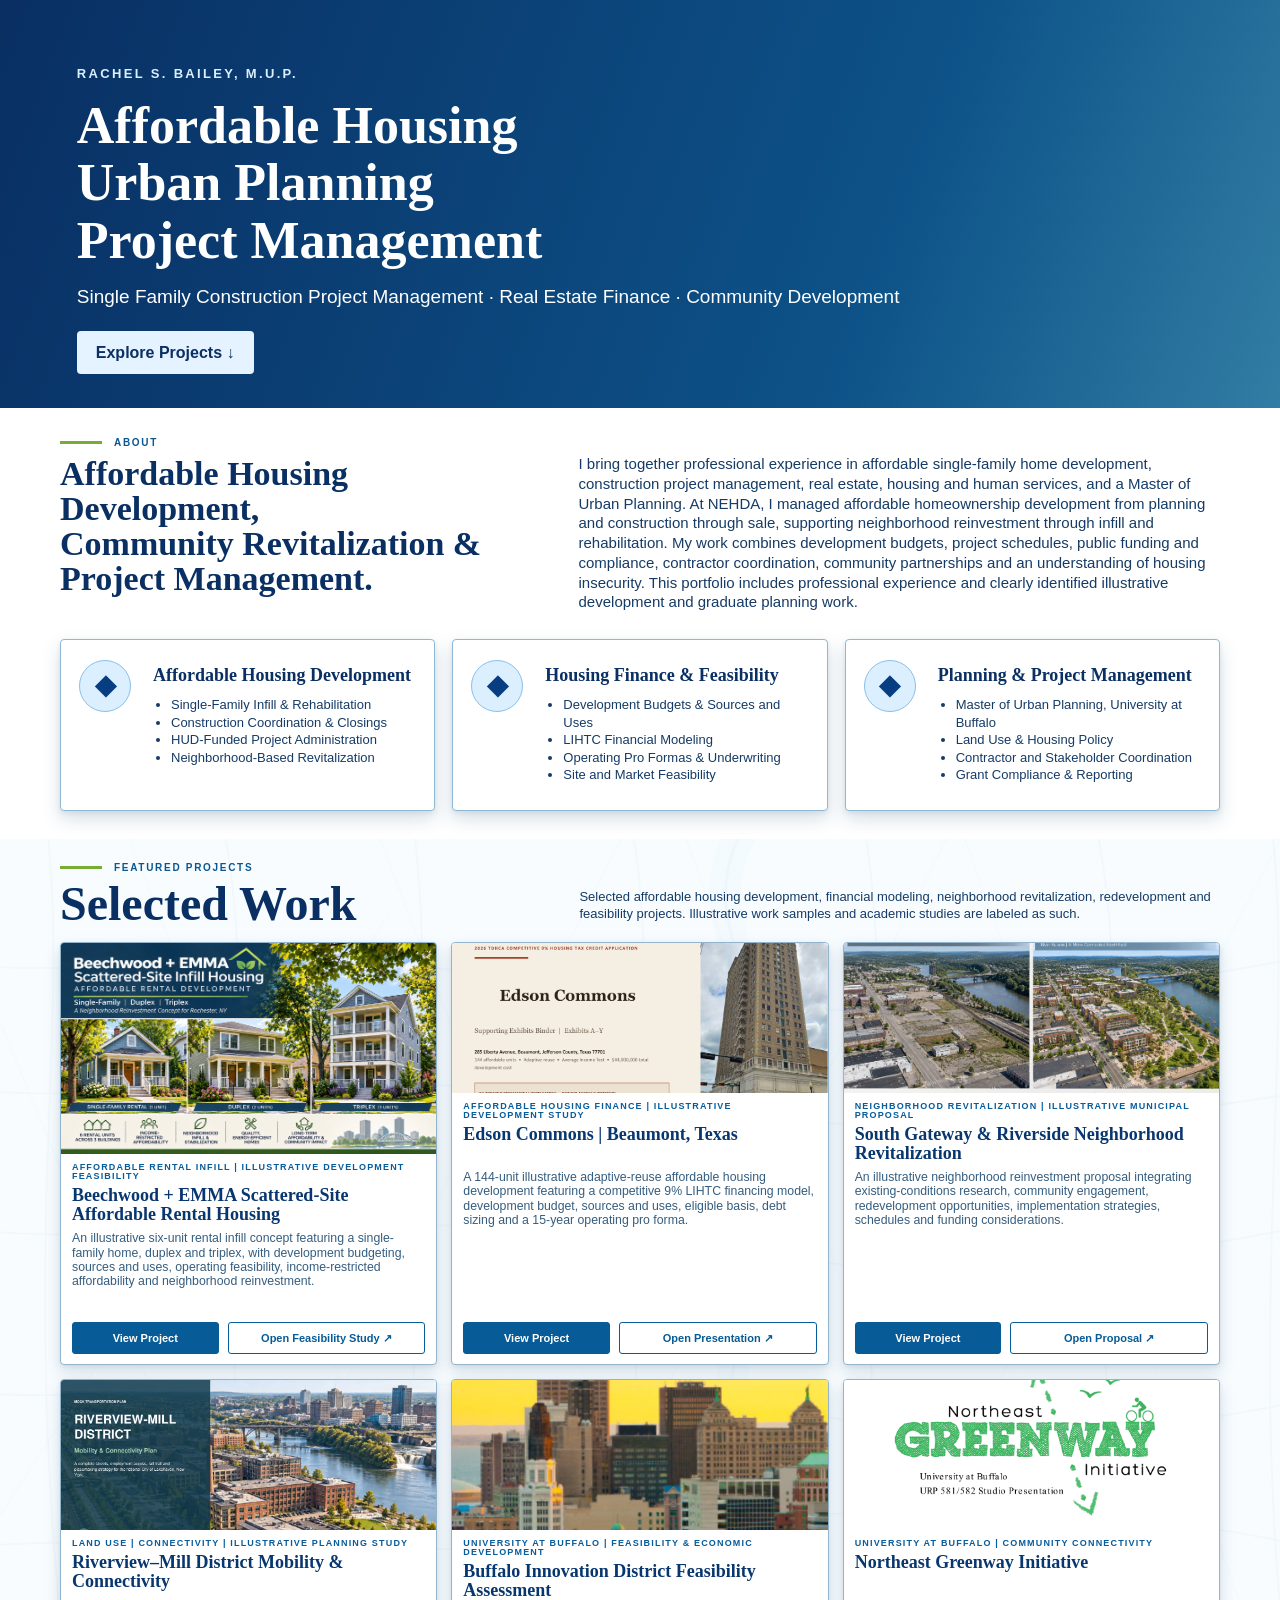
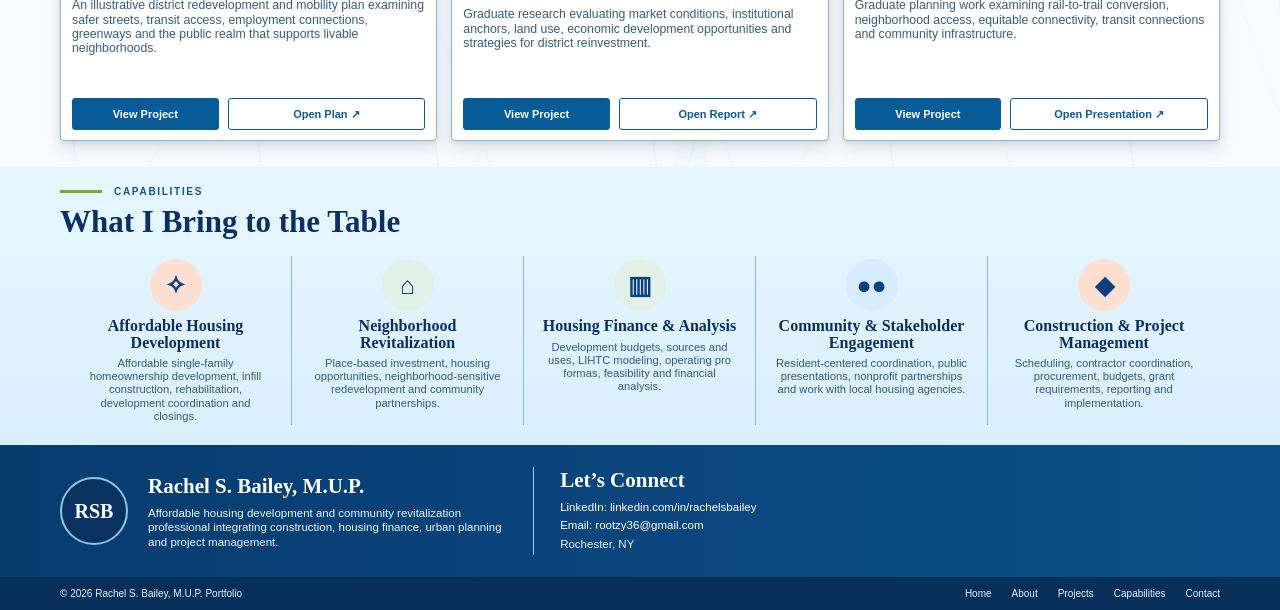
<file: index.html>
<!DOCTYPE html>

<html lang="en">
<head>
<meta charset="utf-8"/>
<meta content="width=device-width, initial-scale=1" name="viewport"/>
<meta content="Affordable housing development, LIHTC financial modeling, neighborhood revitalization, infill housing and real estate project management portfolio of Rachel S. Bailey, M.U.P." name="description"/>
<title>Rachel S. Bailey, M.U.P. | Affordable Housing Development Portfolio</title>
<link href="styles.css" rel="stylesheet"/>
</head>
<body>
<section aria-label="Rachel S. Bailey portfolio header" class="hero" id="home">
<nav aria-label="Main navigation" class="hero-nav">
<a class="active" href="#home">Home</a>
<a href="#about">About</a>
<a href="#projects">Projects</a>
<a href="#capabilities">Capabilities</a>
<a href="#contact">Contact</a>
</nav>
<a aria-label="View my work" class="hero-work-link" href="#projects">View My Work</a>
<div class="housing-hero-content"><div class="housing-kicker">RACHEL S. BAILEY, M.U.P.</div><h1>Affordable Housing<br/>Urban Planning<br/>Project Management</h1><p>Single Family Construction Project Management · Real Estate Finance · Community Development</p><a class="housing-cta" href="#projects">Explore Projects ↓</a></div></section>
<section class="about section" id="about">
<div class="container">
<div class="about-intro-grid">
<div>
<div class="eyebrow"><span></span>About</div>
<h2>Affordable Housing Development,<br/>Community Revitalization &amp; Project Management.</h2>
</div>
<div class="about-copy">
<p>I bring together professional experience in affordable single-family home development, construction project management, real estate, housing and human services, and a Master of Urban Planning. At NEHDA, I managed affordable homeownership development from planning and construction through sale, supporting neighborhood reinvestment through infill and rehabilitation. My work combines development budgets, project schedules, public funding and compliance, contractor coordination, community partnerships and an understanding of housing insecurity. This portfolio includes professional experience and clearly identified illustrative development and graduate planning work.</p>
</div>
</div>
<div class="about-cards">
<article class="about-card">
<div class="round-icon">◆</div>
<div><h3>Affordable Housing Development</h3>
<ul><li>Single-Family Infill &amp; Rehabilitation</li><li>Construction Coordination &amp; Closings</li><li>HUD-Funded Project Administration</li><li>Neighborhood-Based Revitalization</li></ul></div>
</article>
<article class="about-card">
<div class="round-icon">◆</div>
<div><h3>Housing Finance &amp; Feasibility</h3>
<ul><li>Development Budgets &amp; Sources and Uses</li><li>LIHTC Financial Modeling</li><li>Operating Pro Formas &amp; Underwriting</li><li>Site and Market Feasibility</li></ul></div>
</article>
<article class="about-card">
<div class="round-icon">◆</div>
<div><h3>Planning &amp; Project Management</h3>
<ul><li>Master of Urban Planning, University at Buffalo</li><li>Land Use &amp; Housing Policy</li><li>Contractor and Stakeholder Coordination</li><li>Grant Compliance &amp; Reporting</li></ul></div>
</article>
</div>
</div></section>
<section class="projects section" id="projects">
<div class="container">
<div class="section-heading-grid">
<div><div class="eyebrow"><span></span>Featured Projects</div><h2>Selected Work</h2></div>
<p>Selected affordable housing development, financial modeling, neighborhood revitalization, redevelopment and feasibility projects. Illustrative work samples and academic studies are labeled as such.</p>
</div>
<div class="project-grid"><article class="project-card"><div class="project-image"><img alt="Illustrative architectural concepts for Beechwood and EMMA scattered-site single-family, duplex and triplex rental housing" loading="lazy" src="assets/beechwood_emma_cover.png"/></div><div class="project-body"><div class="project-label">Affordable Rental Infill | Illustrative Development Feasibility</div><h3>Beechwood + EMMA Scattered-Site Affordable Rental Housing</h3><p>An illustrative six-unit rental infill concept featuring a single-family home, duplex and triplex, with development budgeting, sources and uses, operating feasibility, income-restricted affordability and neighborhood reinvestment.</p><div class="project-actions"><a class="btn" href="beechwood-emma-infill.html">View Project</a><a class="btn outline" href="documents/Beechwood_EMMA_Scattered_Site_Rental_Feasibility.pdf" rel="noopener" target="_blank">Open Feasibility Study ↗</a></div></div></article><article class="project-card"><div class="project-image"><img alt="Edson Commons | Beaumont, Texas project cover" loading="lazy" src="assets/edson_cover.png"/></div><div class="project-body"><div class="project-label">Affordable Housing Finance | Illustrative Development Study</div><h3>Edson Commons | Beaumont, Texas</h3><p>A 144-unit illustrative adaptive-reuse affordable housing development featuring a competitive 9% LIHTC financing model, development budget, sources and uses, eligible basis, debt sizing and a 15-year operating pro forma.</p><div class="project-actions"><a class="btn" href="edson-commons.html">View Project</a><a class="btn outline" href="documents/Edson_Commons_Presentation.pdf" rel="noopener" target="_blank">Open Presentation ↗</a></div></div></article><article class="project-card"><div class="project-image"><img alt="South Gateway &amp; Riverside Neighborhood Revitalization project cover" loading="lazy" src="assets/south_gateway_before_after.png"/></div><div class="project-body"><div class="project-label">Neighborhood Revitalization | Illustrative Municipal Proposal</div><h3>South Gateway &amp; Riverside Neighborhood Revitalization</h3><p>An illustrative neighborhood reinvestment proposal integrating existing-conditions research, community engagement, redevelopment opportunities, implementation strategies, schedules and funding considerations.</p><div class="project-actions"><a class="btn" href="municipal-proposal.html">View Project</a><a class="btn outline" href="documents/South_Gateway_Riverside_Proposal_FINAL_2026.pdf" rel="noopener" target="_blank">Open Proposal ↗</a></div></div></article><article class="project-card"><div class="project-image"><img alt="Riverview–Mill District Mobility &amp; Connectivity project cover" loading="lazy" src="assets/lakehaven_cover.png"/></div><div class="project-body"><div class="project-label">Land Use | Connectivity | Illustrative Planning Study</div><h3>Riverview–Mill District Mobility &amp; Connectivity</h3><p>An illustrative district redevelopment and mobility plan examining safer streets, transit access, employment connections, greenways and the public realm that supports livable neighborhoods.</p><div class="project-actions"><a class="btn" href="lakehaven-mobility.html">View Project</a><a class="btn outline" href="documents/Lakehaven_Riverview_Mobility_Connectivity_Plan.pdf" rel="noopener" target="_blank">Open Plan ↗</a></div></div></article><article class="project-card"><div class="project-image"><img alt="Buffalo Innovation District Feasibility Assessment project cover" loading="lazy" src="assets/innovation_cover.png"/></div><div class="project-body"><div class="project-label">University at Buffalo | Feasibility &amp; Economic Development</div><h3>Buffalo Innovation District Feasibility Assessment</h3><p>Graduate research evaluating market conditions, institutional anchors, land use, economic development opportunities and strategies for district reinvestment.</p><div class="project-actions"><a class="btn" href="innovation-district.html">View Project</a><a class="btn outline" href="documents/Buffalo_Innovation_District_Feasibility_Report.pdf" rel="noopener" target="_blank">Open Report ↗</a></div></div></article><article class="project-card"><div class="project-image"><img alt="Northeast Greenway Initiative project cover" loading="lazy" src="assets/greenway_cover.png"/></div><div class="project-body"><div class="project-label">University at Buffalo | Community Connectivity</div><h3>Northeast Greenway Initiative</h3><p>Graduate planning work examining rail-to-trail conversion, neighborhood access, equitable connectivity, transit connections and community infrastructure.</p><div class="project-actions"><a class="btn" href="greenway.html">View Project</a><a class="btn outline" href="documents/Northeast_Greenway_Presentation.pdf" rel="noopener" target="_blank">Open Presentation ↗</a></div></div></article></div>
</div>
</section>
<section class="capabilities section" id="capabilities">
<div class="container">
<div class="eyebrow"><span></span>Capabilities</div>
<h2>What I Bring to the Table</h2>
<div class="cap-grid">
<article class="cap"><div class="cap-icon peach">✧</div><h3>Affordable Housing Development</h3><p>Affordable single-family homeownership development, infill construction, rehabilitation, development coordination and closings.</p></article>
<article class="cap"><div class="cap-icon green">⌂</div><h3>Neighborhood Revitalization</h3><p>Place-based investment, housing opportunities, neighborhood-sensitive redevelopment and community partnerships.</p></article>
<article class="cap"><div class="cap-icon green">▥</div><h3>Housing Finance &amp; Analysis</h3><p>Development budgets, sources and uses, LIHTC modeling, operating pro formas, feasibility and financial analysis.</p></article>
<article class="cap"><div class="cap-icon blue">●●</div><h3>Community &amp; Stakeholder Engagement</h3><p>Resident-centered coordination, public presentations, nonprofit partnerships and work with local housing agencies.</p></article>
<article class="cap"><div class="cap-icon peach">◆</div><h3>Construction &amp; Project Management</h3><p>Scheduling, contractor coordination, procurement, budgets, grant requirements, reporting and implementation.</p></article>
</div>
</div>
</section>
<footer id="contact">
<div class="footer-main">
<div class="container footer-grid">
<div class="footer-profile">
<div aria-label="Rachel S. Bailey initials" class="monogram">RSB</div>
<div><h3>Rachel S. Bailey, M.U.P.</h3><p>Affordable housing development and community revitalization professional integrating construction, housing finance, urban planning and project management.</p></div>
</div>
<div class="footer-contact"><h3>Let’s Connect</h3><p><a href="https://www.linkedin.com/in/rachelsbailey" target="_blank">LinkedIn: linkedin.com/in/rachelsbailey</a></p><p><a href="mailto:rootzy36@gmail.com">Email: rootzy36@gmail.com</a></p><p>Rochester, NY</p></div>
</div>
</div>
<div class="footer-bottom"><div class="container footer-bottom-inner"><span>© 2026 Rachel S. Bailey, M.U.P. Portfolio</span><nav><a href="#home">Home</a><a href="#about">About</a><a href="#projects">Projects</a><a href="#capabilities">Capabilities</a><a href="#contact">Contact</a></nav></div></div>
</footer>
</body>
</html>
</file>
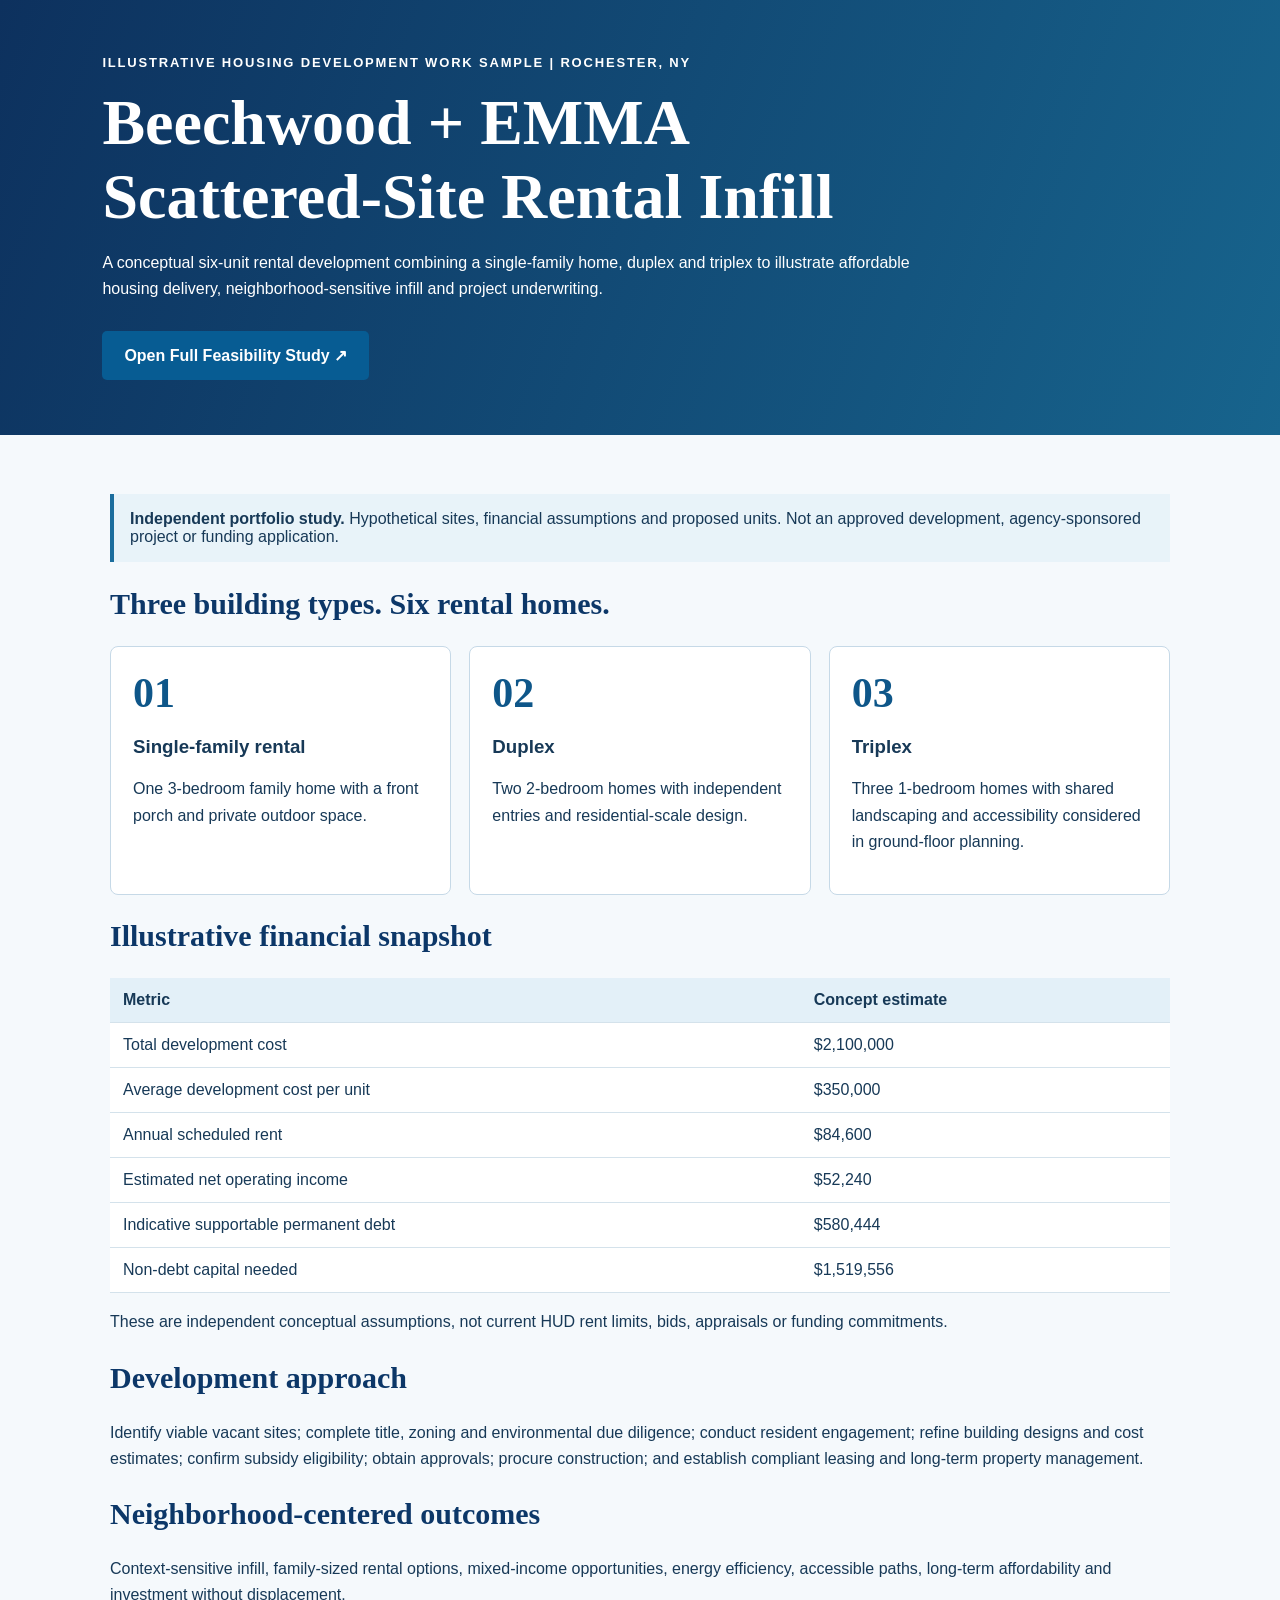
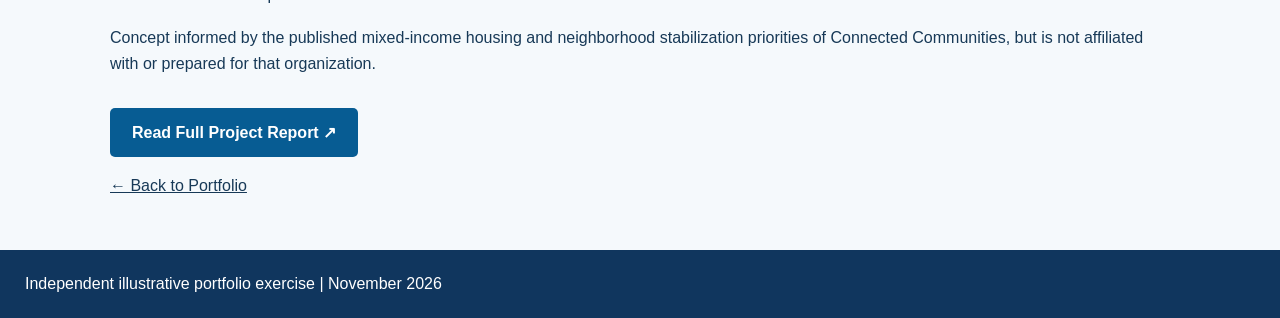
<file: beechwood-emma-infill.html>
<!doctype html><html lang="en"><head><meta charset="utf-8"><meta name="viewport" content="width=device-width,initial-scale=1"><title>Beechwood + EMMA | Scattered-Site Rental Infill</title><style>body{margin:0;font-family:Arial,sans-serif;color:#173957;background:#f5f9fc}header{background:linear-gradient(110deg,#0d315e,#17648d);color:white;padding:55px max(24px,8vw)}header h1{font:700 clamp(34px,5vw,65px) Georgia,serif;max-width:950px;margin:16px 0}header p{max-width:850px;line-height:1.6}main{max-width:1060px;margin:auto;padding:35px 24px}h2{color:#0c3768;font:700 30px Georgia,serif}p{line-height:1.65}.kicker{letter-spacing:.14em;text-transform:uppercase;font-weight:700;font-size:13px}.cards{display:grid;grid-template-columns:repeat(auto-fit,minmax(225px,1fr));gap:18px}.card{background:white;border:1px solid #c6d9e7;border-radius:8px;padding:22px}.num{font:700 42px Georgia,serif;color:#0e5689}.tag{display:inline-block;background:#e4eff6;padding:8px 12px;border-radius:5px}.btn{display:inline-block;background:#075c93;color:white;padding:15px 22px;border-radius:5px;text-decoration:none;font-weight:700;margin-top:14px}table{width:100%;border-collapse:collapse;background:white}th,td{text-align:left;padding:13px;border-bottom:1px solid #d4e2eb}th{background:#e3f0f8}.notice{border-left:4px solid #1b6d9d;padding:16px;background:#e8f3f9;margin:24px 0}footer{padding:25px;background:#10365e;color:white}a{color:inherit}</style></head><body><header><div class="kicker">Illustrative housing development work sample | Rochester, NY</div><h1>Beechwood + EMMA<br>Scattered-Site Rental Infill</h1><p>A conceptual six-unit rental development combining a single-family home, duplex and triplex to illustrate affordable housing delivery, neighborhood-sensitive infill and project underwriting.</p><a class="btn" href="documents/Beechwood_EMMA_Scattered_Site_Rental_Feasibility.pdf" target="_blank">Open Full Feasibility Study ↗</a></header><main><div class="notice"><b>Independent portfolio study.</b> Hypothetical sites, financial assumptions and proposed units. Not an approved development, agency-sponsored project or funding application.</div><h2>Three building types. Six rental homes.</h2><div class="cards"><div class="card"><div class="num">01</div><h3>Single-family rental</h3><p>One 3-bedroom family home with a front porch and private outdoor space.</p></div><div class="card"><div class="num">02</div><h3>Duplex</h3><p>Two 2-bedroom homes with independent entries and residential-scale design.</p></div><div class="card"><div class="num">03</div><h3>Triplex</h3><p>Three 1-bedroom homes with shared landscaping and accessibility considered in ground-floor planning.</p></div></div><h2>Illustrative financial snapshot</h2><table><tr><th>Metric</th><th>Concept estimate</th></tr><tr><td>Total development cost</td><td>$2,100,000</td></tr><tr><td>Average development cost per unit</td><td>$350,000</td></tr><tr><td>Annual scheduled rent</td><td>$84,600</td></tr><tr><td>Estimated net operating income</td><td>$52,240</td></tr><tr><td>Indicative supportable permanent debt</td><td>$580,444</td></tr><tr><td>Non-debt capital needed</td><td>$1,519,556</td></tr></table><p>These are independent conceptual assumptions, not current HUD rent limits, bids, appraisals or funding commitments.</p><h2>Development approach</h2><p>Identify viable vacant sites; complete title, zoning and environmental due diligence; conduct resident engagement; refine building designs and cost estimates; confirm subsidy eligibility; obtain approvals; procure construction; and establish compliant leasing and long-term property management.</p><h2>Neighborhood-centered outcomes</h2><p>Context-sensitive infill, family-sized rental options, mixed-income opportunities, energy efficiency, accessible paths, long-term affordability and investment without displacement.</p><p>Concept informed by the published mixed-income housing and neighborhood stabilization priorities of Connected Communities, but is not affiliated with or prepared for that organization.</p><a class="btn" href="documents/Beechwood_EMMA_Scattered_Site_Rental_Feasibility.pdf" target="_blank">Read Full Project Report ↗</a><p><a href="index.html">← Back to Portfolio</a></p></main><footer>Independent illustrative portfolio exercise | November 2026</footer></body></html>
</file>
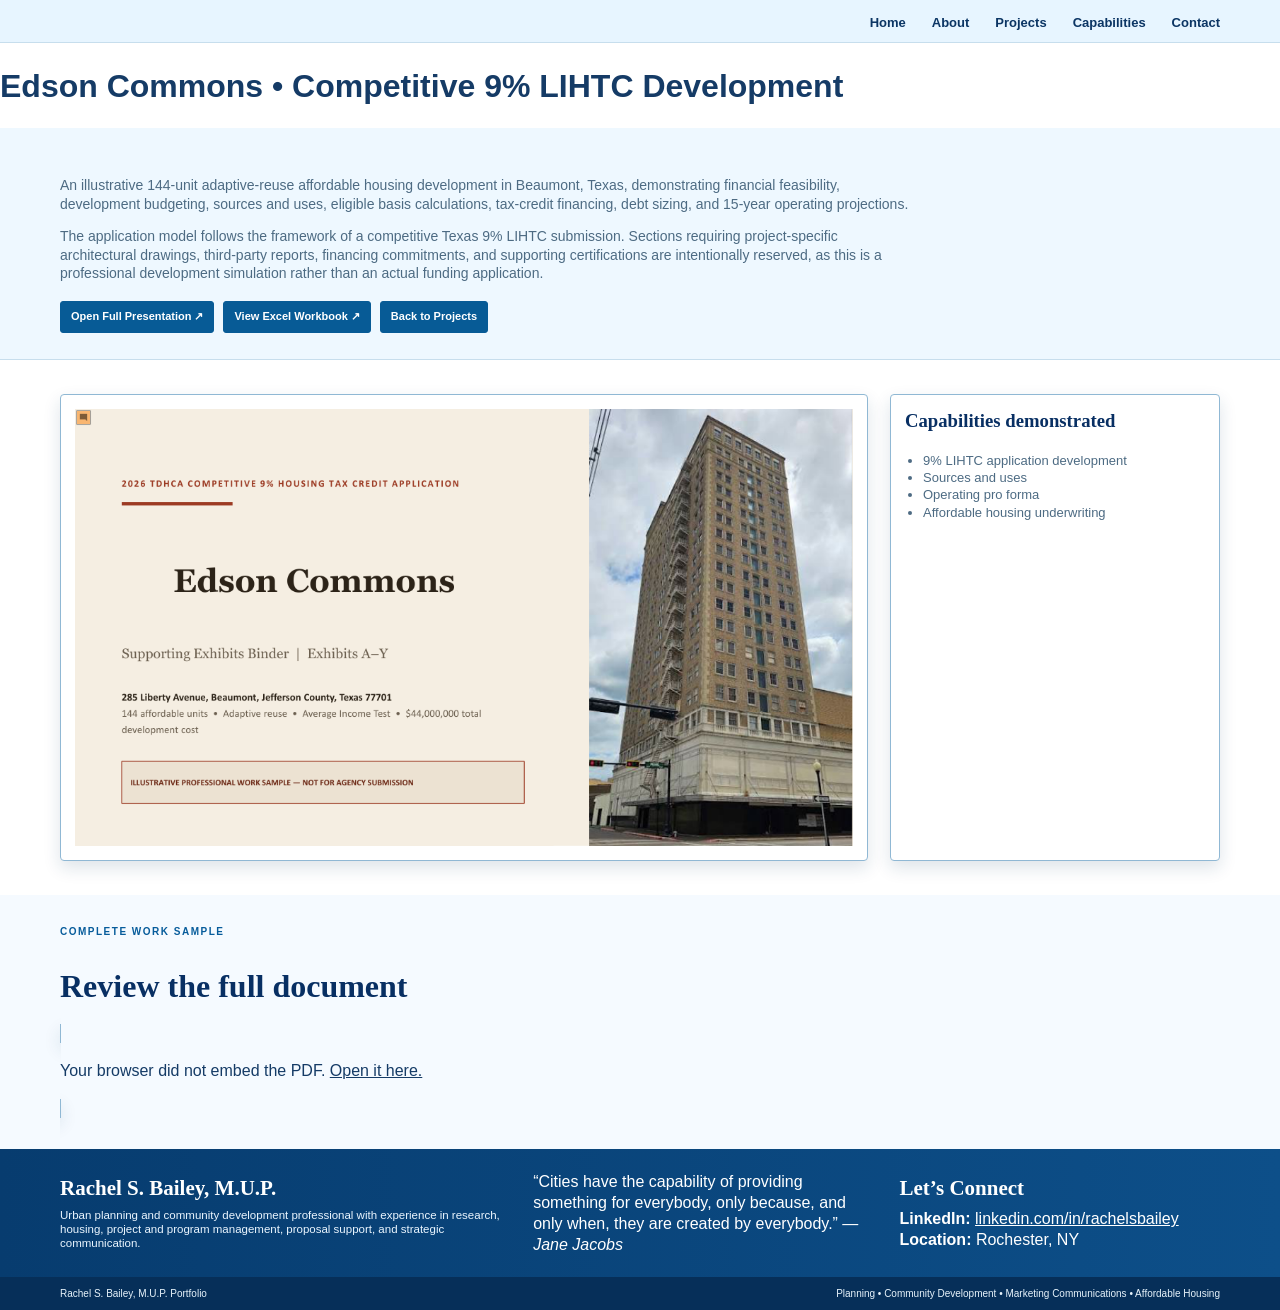
<file: edson-commons.html>
<!doctype html><html lang="en"><head><meta charset="utf-8"><meta name="viewport" content="width=device-width,initial-scale=1">
<title>Edson Commons • Competitive 9% LIHTC Development | Rachel S. Bailey</title><link rel="stylesheet" href="styles.css"></head><body>

<header class="site-header">
 <div class="container nav">
  <nav class="nav-links">
   <a href="index.html">Home</a>
   <a href="index.html#about">About</a>
   <a href="index.html#projects">Projects</a>
   <a href="index.html#capabilities">Capabilities</a>
   <a href="index.html#contact">Contact</a>
  </nav>
 </div>
</header>
<h1>Edson Commons • Competitive 9% LIHTC Development</h1>
<section class="project-hero"><div class="container">
 
<p>An illustrative 144-unit adaptive-reuse affordable housing development in Beaumont, Texas, demonstrating financial feasibility, development budgeting, sources and uses, eligible basis calculations, tax-credit financing, debt sizing, and 15-year operating projections.</p><p>The application model follows the framework of a competitive Texas 9% LIHTC submission. Sections requiring project-specific architectural drawings, third-party reports, financing commitments, and supporting certifications are intentionally reserved, as this is a professional development simulation rather than an actual funding application.</p>
 <div style="display:flex;gap:9px;flex-wrap:wrap;margin-top:18px">
  <a class="btn" href="documents/Edson_Commons_Presentation.pdf" target="_blank">Open Full Presentation ↗</a><a class="btn secondary" href="documents/Edson_Commons_9pct_LIHTC_Workbook.xlsx">View Excel Workbook ↗</a><a class="btn secondary" href="index.html#projects">Back to Projects</a>
 </div>
</div></section>
<section class="project-detail"><div class="container project-layout">
 <div class="preview"><img src="assets/edson_cover.png" alt="Edson Commons • Competitive 9% LIHTC Development cover"></div>
 <aside class="side"><h3>Capabilities demonstrated</h3><ul><li>9% LIHTC application development</li><li>Sources and uses</li><li>Operating pro forma</li><li>Affordable housing underwriting</li></ul></aside>
</div></section>
<section class="section" style="background:#f5faff"><div class="container">
 <div class="smallcap">Complete Work Sample</div><h2 style="font-size:32px;margin-bottom:16px">Review the full document</h2>
 <object class="pdf-frame" data="documents/Edson_Commons_Presentation.pdf" type="application/pdf"><p>Your browser did not embed the PDF. <a href="documents/Edson_Commons_Presentation.pdf" target="_blank">Open it here.</a></p></object>
</div></section>

<section class="footer-main" id="contact">
 <div class="container footer-grid">
  <div>
   <h3>Rachel S. Bailey, M.U.P.</h3>
   <p>Urban planning and community development professional with experience in research, housing, project and program management, proposal support, and strategic communication.</p>
  </div>
  <div class="jacobs">
   “Cities have the capability of providing something for everybody, only because, and only when, they are created by everybody.”
   <cite>— Jane Jacobs</cite>
  </div>
  <div class="contact-card">
   <h3>Let’s Connect</h3>
   <div class="contact-item"><b>LinkedIn:</b> <a href="https://www.linkedin.com/in/rachelsbailey" target="_blank">linkedin.com/in/rachelsbailey</a></div>
   <div class="contact-item"><b>Location:</b> Rochester, NY</div>
  </div>
 </div>
</section>
<div class="footer-bottom">
 <div class="container footer-bottom-inner">
  <span>Rachel S. Bailey, M.U.P. Portfolio</span>
  <span>Planning • Community Development • Marketing Communications • Affordable Housing</span>
 </div>
</div>
</body></html>
</file>
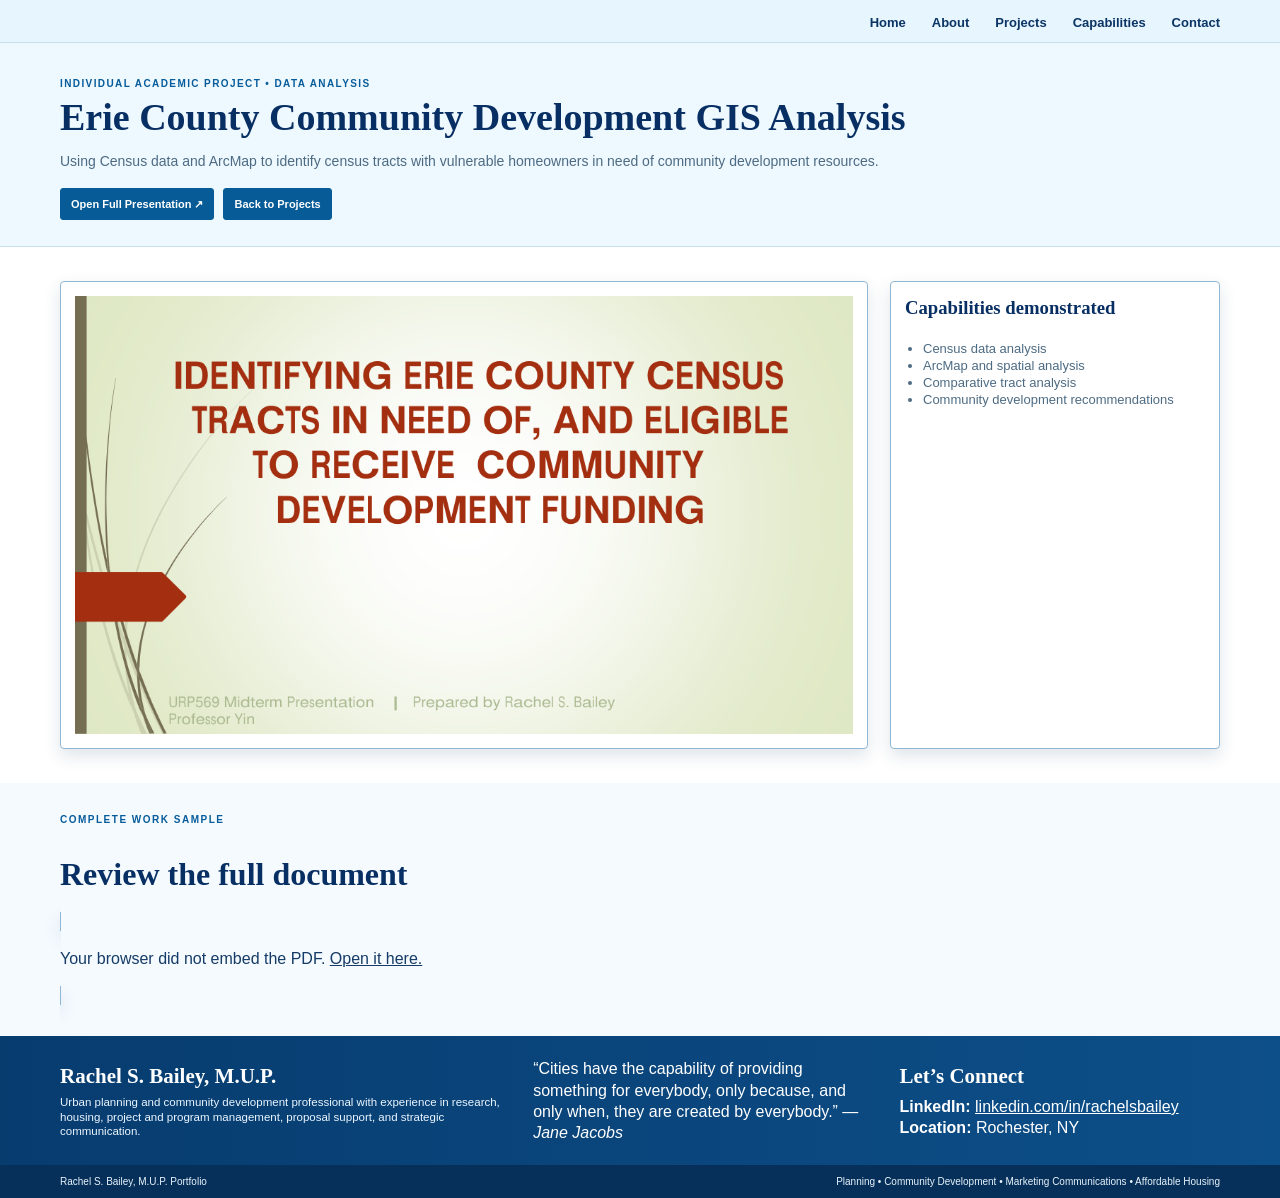
<file: erie-gis.html>
<!doctype html><html lang="en"><head><meta charset="utf-8"><meta name="viewport" content="width=device-width,initial-scale=1">
<title>Erie County Community Development GIS Analysis | Rachel S. Bailey</title><link rel="stylesheet" href="styles.css"></head><body>

<header class="site-header">
 <div class="container nav">
  <nav class="nav-links">
   <a href="index.html">Home</a>
   <a href="index.html#about">About</a>
   <a href="index.html#projects">Projects</a>
   <a href="index.html#capabilities">Capabilities</a>
   <a href="index.html#contact">Contact</a>
  </nav>
 </div>
</header>

<section class="project-hero"><div class="container">
 <div class="meta">Individual Academic Project • Data Analysis</div><h1>Erie County Community Development GIS Analysis</h1><p>Using Census data and ArcMap to identify census tracts with vulnerable homeowners in need of community development resources.</p>
 <div style="display:flex;gap:9px;flex-wrap:wrap;margin-top:18px">
  <a class="btn" href="documents/Erie_County_GIS_Presentation.pdf" target="_blank">Open Full Presentation ↗</a><a class="btn secondary" href="index.html#projects">Back to Projects</a>
 </div>
</div></section>
<section class="project-detail"><div class="container project-layout">
 <div class="preview"><img src="assets/gis_cover.png" alt="Erie County Community Development GIS Analysis cover"></div>
 <aside class="side"><h3>Capabilities demonstrated</h3><ul><li>Census data analysis</li><li>ArcMap and spatial analysis</li><li>Comparative tract analysis</li><li>Community development recommendations</li></ul></aside>
</div></section>
<section class="section" style="background:#f5faff"><div class="container">
 <div class="smallcap">Complete Work Sample</div><h2 style="font-size:32px;margin-bottom:16px">Review the full document</h2>
 <object class="pdf-frame" data="documents/Erie_County_GIS_Presentation.pdf" type="application/pdf"><p>Your browser did not embed the PDF. <a href="documents/Erie_County_GIS_Presentation.pdf" target="_blank">Open it here.</a></p></object>
</div></section>

<section class="footer-main" id="contact">
 <div class="container footer-grid">
  <div>
   <h3>Rachel S. Bailey, M.U.P.</h3>
   <p>Urban planning and community development professional with experience in research, housing, project and program management, proposal support, and strategic communication.</p>
  </div>
  <div class="jacobs">
   “Cities have the capability of providing something for everybody, only because, and only when, they are created by everybody.”
   <cite>— Jane Jacobs</cite>
  </div>
  <div class="contact-card">
   <h3>Let’s Connect</h3>
   <div class="contact-item"><b>LinkedIn:</b> <a href="https://www.linkedin.com/in/rachelsbailey" target="_blank">linkedin.com/in/rachelsbailey</a></div>
   <div class="contact-item"><b>Location:</b> Rochester, NY</div>
  </div>
 </div>
</section>
<div class="footer-bottom">
 <div class="container footer-bottom-inner">
  <span>Rachel S. Bailey, M.U.P. Portfolio</span>
  <span>Planning • Community Development • Marketing Communications • Affordable Housing</span>
 </div>
</div>
</body></html>
</file>
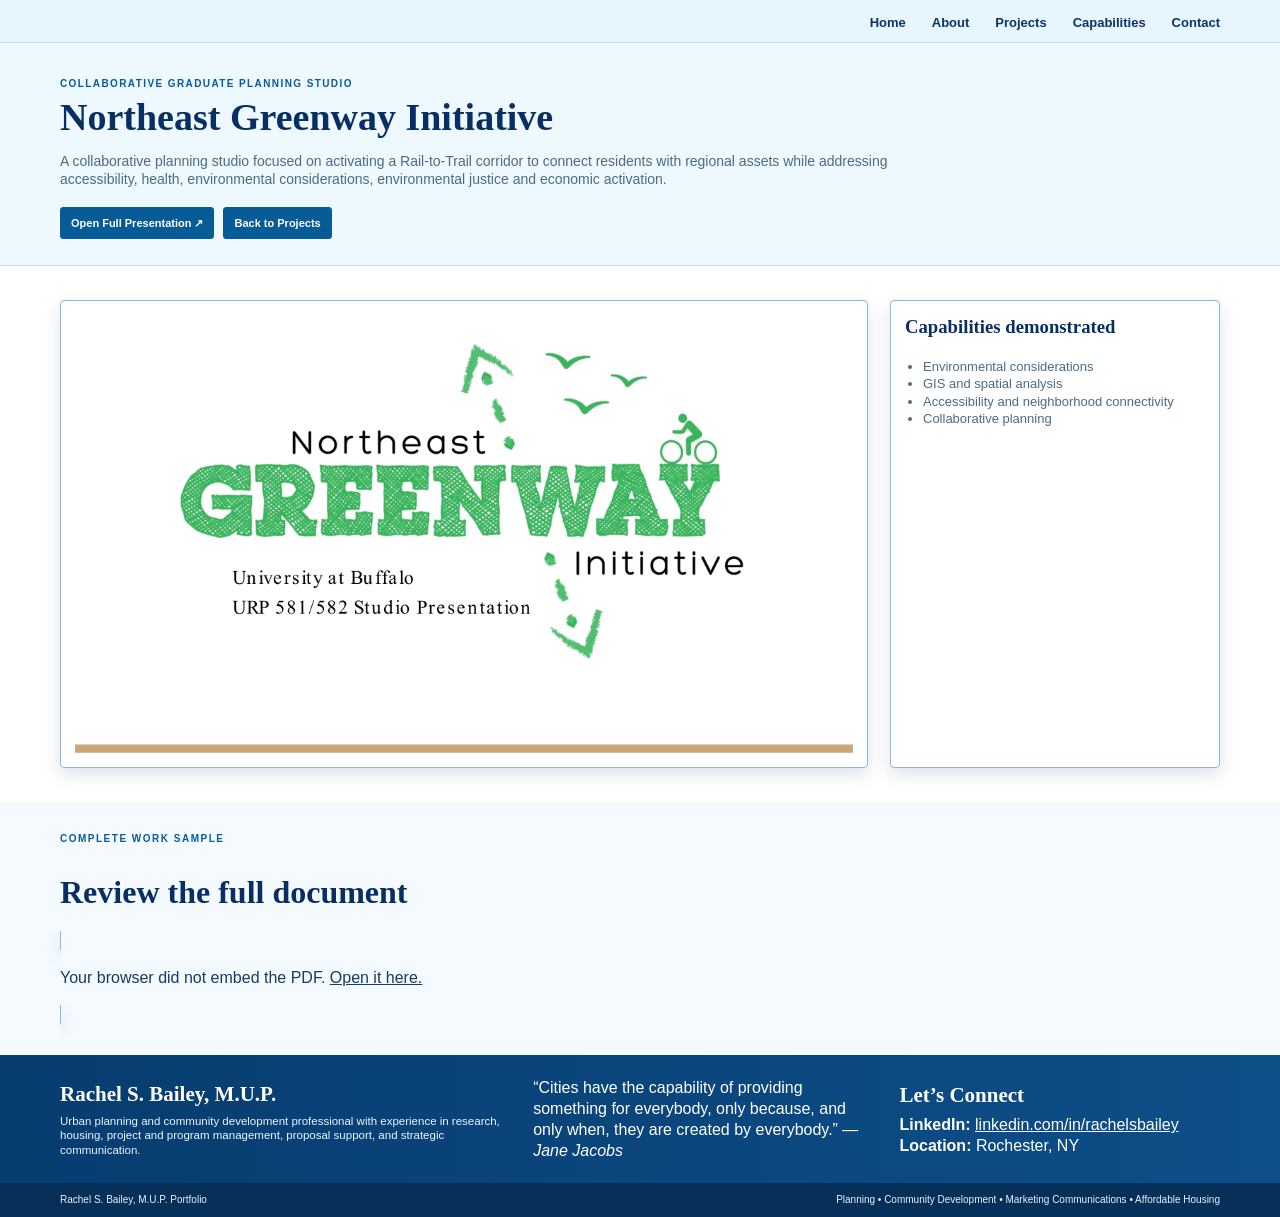
<file: greenway.html>
<!doctype html><html lang="en"><head><meta charset="utf-8"><meta name="viewport" content="width=device-width,initial-scale=1">
<title>Northeast Greenway Initiative | Rachel S. Bailey</title><link rel="stylesheet" href="styles.css"></head><body>

<header class="site-header">
 <div class="container nav">
  <nav class="nav-links">
   <a href="index.html">Home</a>
   <a href="index.html#about">About</a>
   <a href="index.html#projects">Projects</a>
   <a href="index.html#capabilities">Capabilities</a>
   <a href="index.html#contact">Contact</a>
  </nav>
 </div>
</header>

<section class="project-hero"><div class="container">
 <div class="meta">Collaborative Graduate Planning Studio</div><h1>Northeast Greenway Initiative</h1><p>A collaborative planning studio focused on activating a Rail-to-Trail corridor to connect residents with regional assets while addressing accessibility, health, environmental considerations, environmental justice and economic activation.</p>
 <div style="display:flex;gap:9px;flex-wrap:wrap;margin-top:18px">
  <a class="btn" href="documents/Northeast_Greenway_Presentation.pdf" target="_blank">Open Full Presentation ↗</a><a class="btn secondary" href="index.html#projects">Back to Projects</a>
 </div>
</div></section>
<section class="project-detail"><div class="container project-layout">
 <div class="preview"><img src="assets/greenway_cover.png" alt="Northeast Greenway Initiative cover"></div>
 <aside class="side"><h3>Capabilities demonstrated</h3><ul><li>Environmental considerations</li><li>GIS and spatial analysis</li><li>Accessibility and neighborhood connectivity</li><li>Collaborative planning</li></ul></aside>
</div></section>
<section class="section" style="background:#f5faff"><div class="container">
 <div class="smallcap">Complete Work Sample</div><h2 style="font-size:32px;margin-bottom:16px">Review the full document</h2>
 <object class="pdf-frame" data="documents/Northeast_Greenway_Presentation.pdf" type="application/pdf"><p>Your browser did not embed the PDF. <a href="documents/Northeast_Greenway_Presentation.pdf" target="_blank">Open it here.</a></p></object>
</div></section>

<section class="footer-main" id="contact">
 <div class="container footer-grid">
  <div>
   <h3>Rachel S. Bailey, M.U.P.</h3>
   <p>Urban planning and community development professional with experience in research, housing, project and program management, proposal support, and strategic communication.</p>
  </div>
  <div class="jacobs">
   “Cities have the capability of providing something for everybody, only because, and only when, they are created by everybody.”
   <cite>— Jane Jacobs</cite>
  </div>
  <div class="contact-card">
   <h3>Let’s Connect</h3>
   <div class="contact-item"><b>LinkedIn:</b> <a href="https://www.linkedin.com/in/rachelsbailey" target="_blank">linkedin.com/in/rachelsbailey</a></div>
   <div class="contact-item"><b>Location:</b> Rochester, NY</div>
  </div>
 </div>
</section>
<div class="footer-bottom">
 <div class="container footer-bottom-inner">
  <span>Rachel S. Bailey, M.U.P. Portfolio</span>
  <span>Planning • Community Development • Marketing Communications • Affordable Housing</span>
 </div>
</div>
</body></html>
</file>
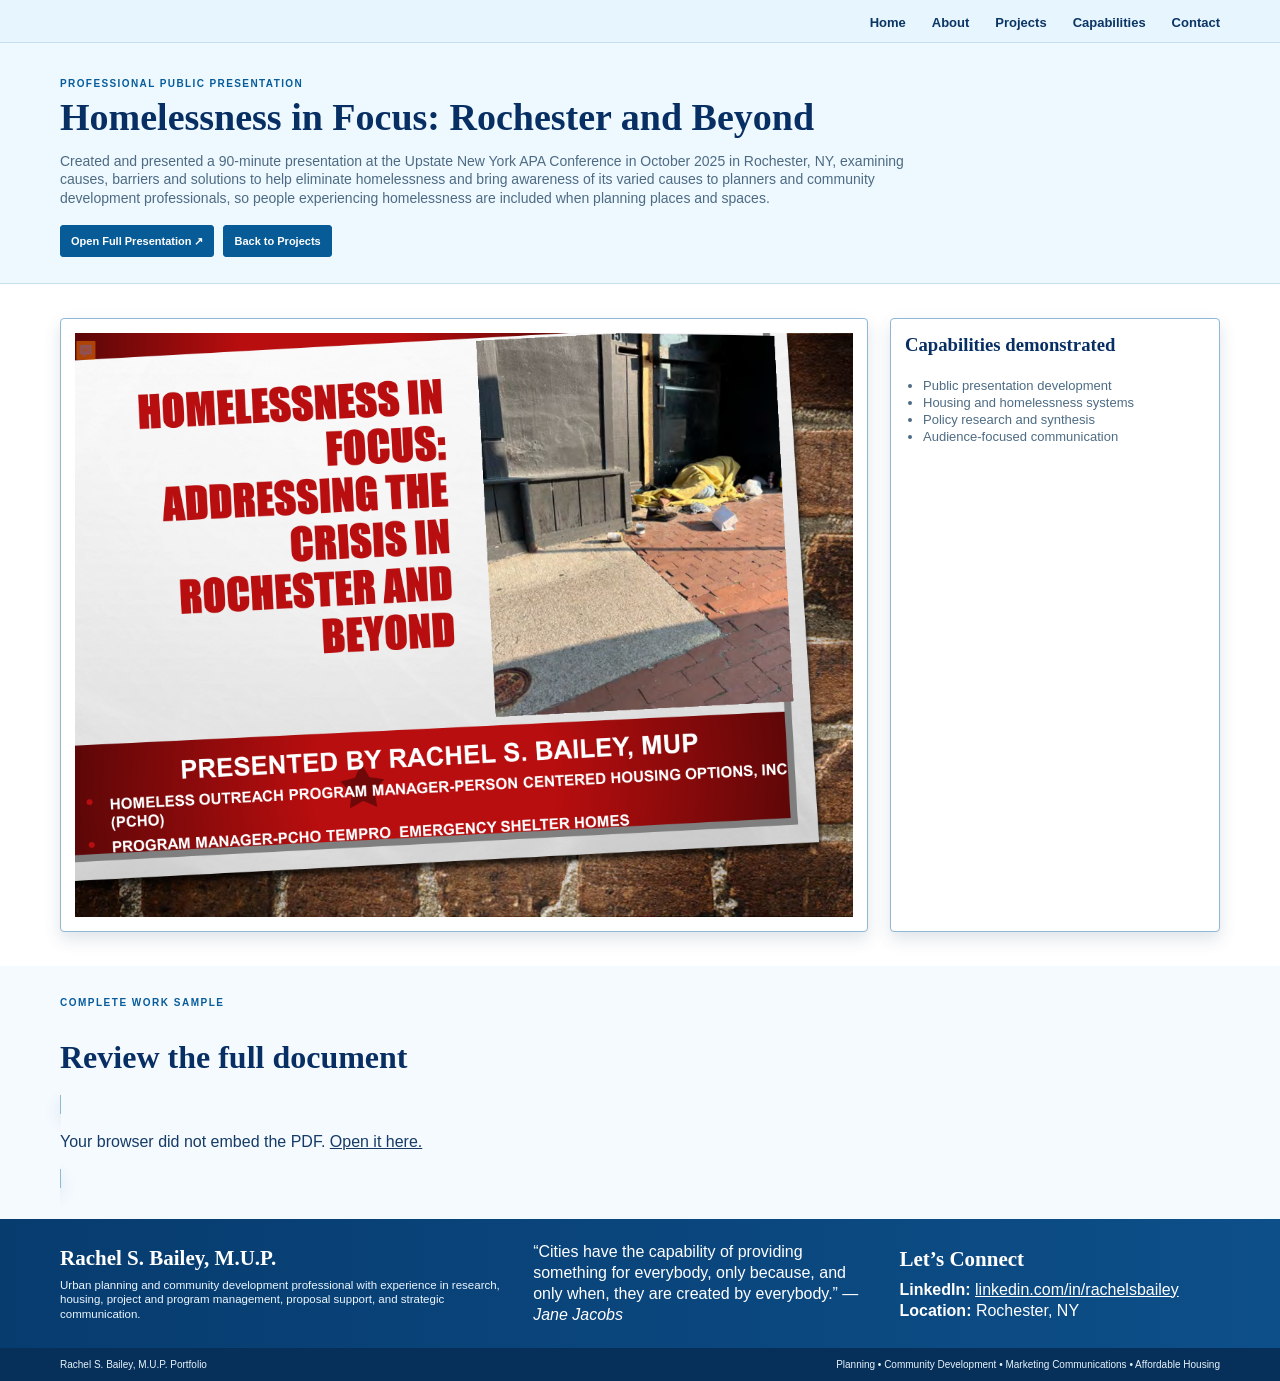
<file: homelessness.html>
<!doctype html><html lang="en"><head><meta charset="utf-8"><meta name="viewport" content="width=device-width,initial-scale=1">
<title>Homelessness in Focus: Rochester and Beyond | Rachel S. Bailey</title><link rel="stylesheet" href="styles.css"></head><body>

<header class="site-header">
 <div class="container nav">
  <nav class="nav-links">
   <a href="index.html">Home</a>
   <a href="index.html#about">About</a>
   <a href="index.html#projects">Projects</a>
   <a href="index.html#capabilities">Capabilities</a>
   <a href="index.html#contact">Contact</a>
  </nav>
 </div>
</header>

<section class="project-hero"><div class="container">
 <div class="meta">Professional Public Presentation</div><h1>Homelessness in Focus: Rochester and Beyond</h1><p>Created and presented a 90-minute presentation at the Upstate New York APA Conference in October 2025 in Rochester, NY, examining causes, barriers and solutions to help eliminate homelessness and bring awareness of its varied causes to planners and community development professionals, so people experiencing homelessness are included when planning places and spaces.</p>
 <div style="display:flex;gap:9px;flex-wrap:wrap;margin-top:18px">
  <a class="btn" href="documents/Homelessness_in_Focus_Rochester_and_Beyond.pdf" target="_blank">Open Full Presentation ↗</a><a class="btn secondary" href="index.html#projects">Back to Projects</a>
 </div>
</div></section>
<section class="project-detail"><div class="container project-layout">
 <div class="preview"><img src="assets/homeless_cover.png" alt="Homelessness in Focus: Rochester and Beyond cover"></div>
 <aside class="side"><h3>Capabilities demonstrated</h3><ul><li>Public presentation development</li><li>Housing and homelessness systems</li><li>Policy research and synthesis</li><li>Audience-focused communication</li></ul></aside>
</div></section>
<section class="section" style="background:#f5faff"><div class="container">
 <div class="smallcap">Complete Work Sample</div><h2 style="font-size:32px;margin-bottom:16px">Review the full document</h2>
 <object class="pdf-frame" data="documents/Homelessness_in_Focus_Rochester_and_Beyond.pdf" type="application/pdf"><p>Your browser did not embed the PDF. <a href="documents/Homelessness_in_Focus_Rochester_and_Beyond.pdf" target="_blank">Open it here.</a></p></object>
</div></section>

<section class="footer-main" id="contact">
 <div class="container footer-grid">
  <div>
   <h3>Rachel S. Bailey, M.U.P.</h3>
   <p>Urban planning and community development professional with experience in research, housing, project and program management, proposal support, and strategic communication.</p>
  </div>
  <div class="jacobs">
   “Cities have the capability of providing something for everybody, only because, and only when, they are created by everybody.”
   <cite>— Jane Jacobs</cite>
  </div>
  <div class="contact-card">
   <h3>Let’s Connect</h3>
   <div class="contact-item"><b>LinkedIn:</b> <a href="https://www.linkedin.com/in/rachelsbailey" target="_blank">linkedin.com/in/rachelsbailey</a></div>
   <div class="contact-item"><b>Location:</b> Rochester, NY</div>
  </div>
 </div>
</section>
<div class="footer-bottom">
 <div class="container footer-bottom-inner">
  <span>Rachel S. Bailey, M.U.P. Portfolio</span>
  <span>Planning • Community Development • Marketing Communications • Affordable Housing</span>
 </div>
</div>
</body></html>
</file>
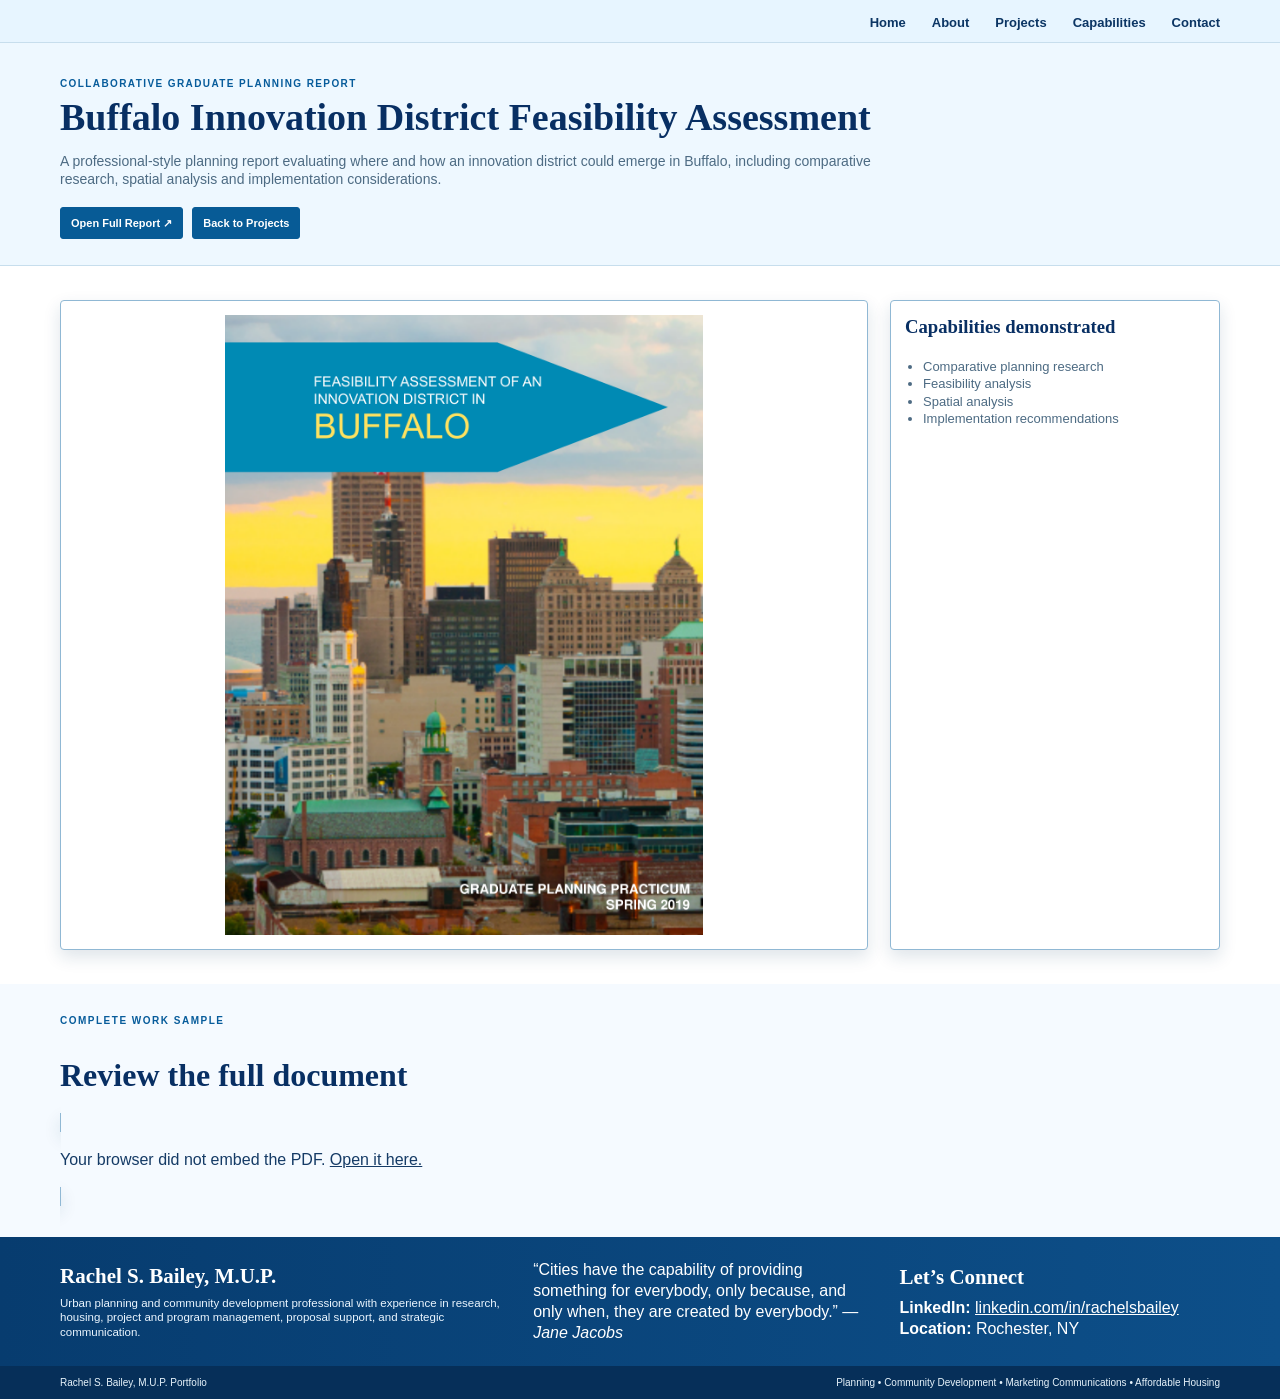
<file: innovation-district.html>
<!doctype html><html lang="en"><head><meta charset="utf-8"><meta name="viewport" content="width=device-width,initial-scale=1">
<title>Buffalo Innovation District Feasibility Assessment | Rachel S. Bailey</title><link rel="stylesheet" href="styles.css"></head><body>

<header class="site-header">
 <div class="container nav">
  <nav class="nav-links">
   <a href="index.html">Home</a>
   <a href="index.html#about">About</a>
   <a href="index.html#projects">Projects</a>
   <a href="index.html#capabilities">Capabilities</a>
   <a href="index.html#contact">Contact</a>
  </nav>
 </div>
</header>

<section class="project-hero"><div class="container">
 <div class="meta">Collaborative Graduate Planning Report</div><h1>Buffalo Innovation District Feasibility Assessment</h1><p>A professional-style planning report evaluating where and how an innovation district could emerge in Buffalo, including comparative research, spatial analysis and implementation considerations.</p>
 <div style="display:flex;gap:9px;flex-wrap:wrap;margin-top:18px">
  <a class="btn" href="documents/Buffalo_Innovation_District_Feasibility_Report.pdf" target="_blank">Open Full Report ↗</a><a class="btn secondary" href="index.html#projects">Back to Projects</a>
 </div>
</div></section>
<section class="project-detail"><div class="container project-layout">
 <div class="preview"><img src="assets/innovation_cover.png" alt="Buffalo Innovation District Feasibility Assessment cover"></div>
 <aside class="side"><h3>Capabilities demonstrated</h3><ul><li>Comparative planning research</li><li>Feasibility analysis</li><li>Spatial analysis</li><li>Implementation recommendations</li></ul></aside>
</div></section>
<section class="section" style="background:#f5faff"><div class="container">
 <div class="smallcap">Complete Work Sample</div><h2 style="font-size:32px;margin-bottom:16px">Review the full document</h2>
 <object class="pdf-frame" data="documents/Buffalo_Innovation_District_Feasibility_Report.pdf" type="application/pdf"><p>Your browser did not embed the PDF. <a href="documents/Buffalo_Innovation_District_Feasibility_Report.pdf" target="_blank">Open it here.</a></p></object>
</div></section>

<section class="footer-main" id="contact">
 <div class="container footer-grid">
  <div>
   <h3>Rachel S. Bailey, M.U.P.</h3>
   <p>Urban planning and community development professional with experience in research, housing, project and program management, proposal support, and strategic communication.</p>
  </div>
  <div class="jacobs">
   “Cities have the capability of providing something for everybody, only because, and only when, they are created by everybody.”
   <cite>— Jane Jacobs</cite>
  </div>
  <div class="contact-card">
   <h3>Let’s Connect</h3>
   <div class="contact-item"><b>LinkedIn:</b> <a href="https://www.linkedin.com/in/rachelsbailey" target="_blank">linkedin.com/in/rachelsbailey</a></div>
   <div class="contact-item"><b>Location:</b> Rochester, NY</div>
  </div>
 </div>
</section>
<div class="footer-bottom">
 <div class="container footer-bottom-inner">
  <span>Rachel S. Bailey, M.U.P. Portfolio</span>
  <span>Planning • Community Development • Marketing Communications • Affordable Housing</span>
 </div>
</div>
</body></html>
</file>
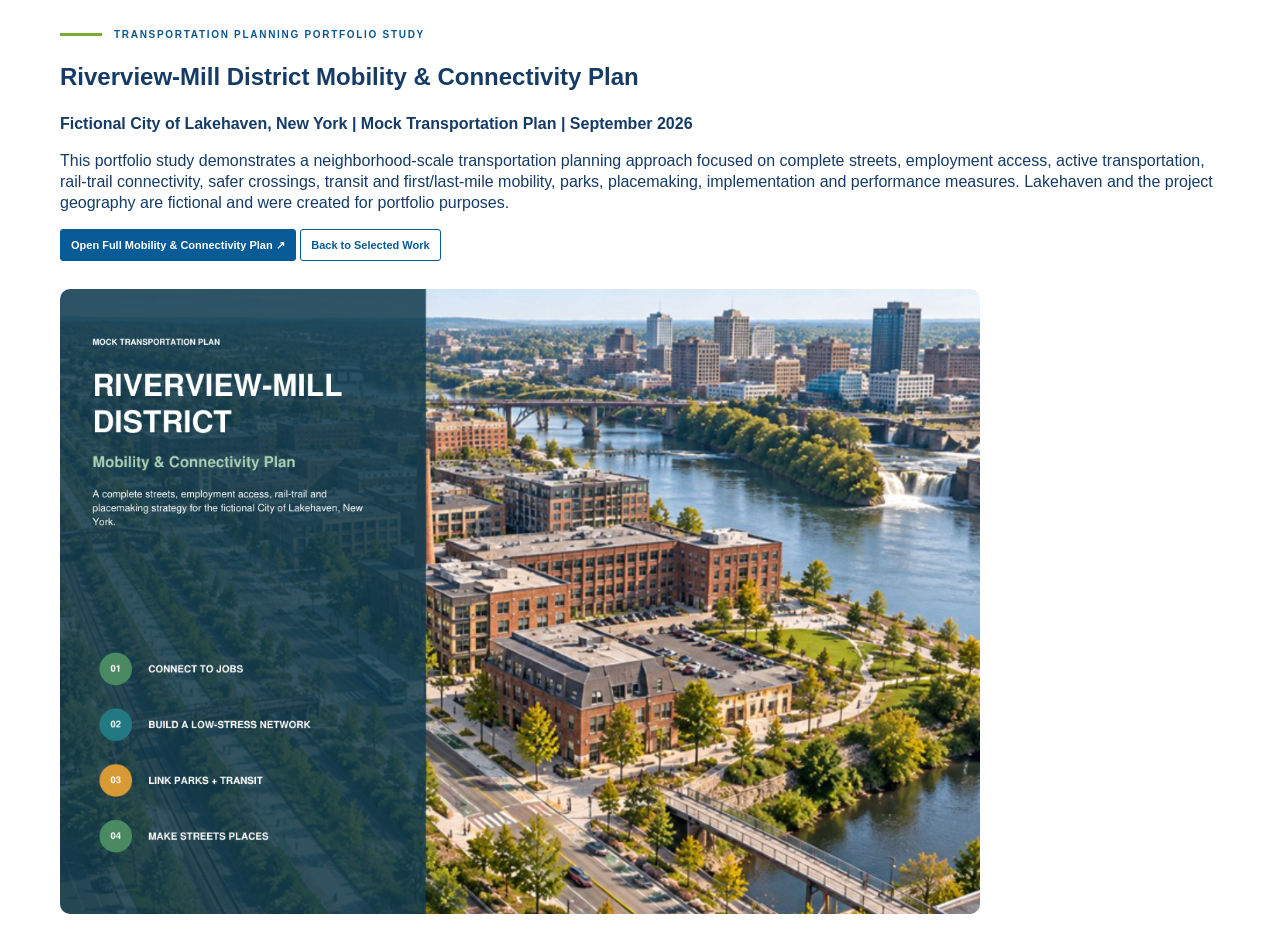
<file: lakehaven-mobility.html>
<!doctype html>
<html lang="en">
<head>
<meta charset="utf-8"><meta name="viewport" content="width=device-width,initial-scale=1">
<title>Riverview-Mill District Mobility & Connectivity Plan | Rachel S. Bailey, M.U.P.</title>
<link rel="stylesheet" href="styles.css">
</head>
<body>
<section class="section">
<div class="container">
  <div class="eyebrow"><span></span>Transportation Planning Portfolio Study</div>
  <h2>Riverview-Mill District Mobility &amp; Connectivity Plan</h2>
  <p><strong>Fictional City of Lakehaven, New York | Mock Transportation Plan | September 2026</strong></p>
  <p>This portfolio study demonstrates a neighborhood-scale transportation planning approach focused on complete streets, employment access, active transportation, rail-trail connectivity, safer crossings, transit and first/last-mile mobility, parks, placemaking, implementation and performance measures. Lakehaven and the project geography are fictional and were created for portfolio purposes.</p>
  <p><a class="btn" href="documents/Lakehaven_Riverview_Mobility_Connectivity_Plan.pdf" target="_blank">Open Full Mobility &amp; Connectivity Plan ↗</a>
     <a class="btn outline" href="index.html#projects">Back to Selected Work</a></p>
  <div style="margin-top:28px"><img src="assets/lakehaven_cover.png" alt="Riverview-Mill District Mobility and Connectivity Plan cover" style="width:100%;max-width:920px;border-radius:10px"></div>
</div>
</section>
</body></html>
</file>
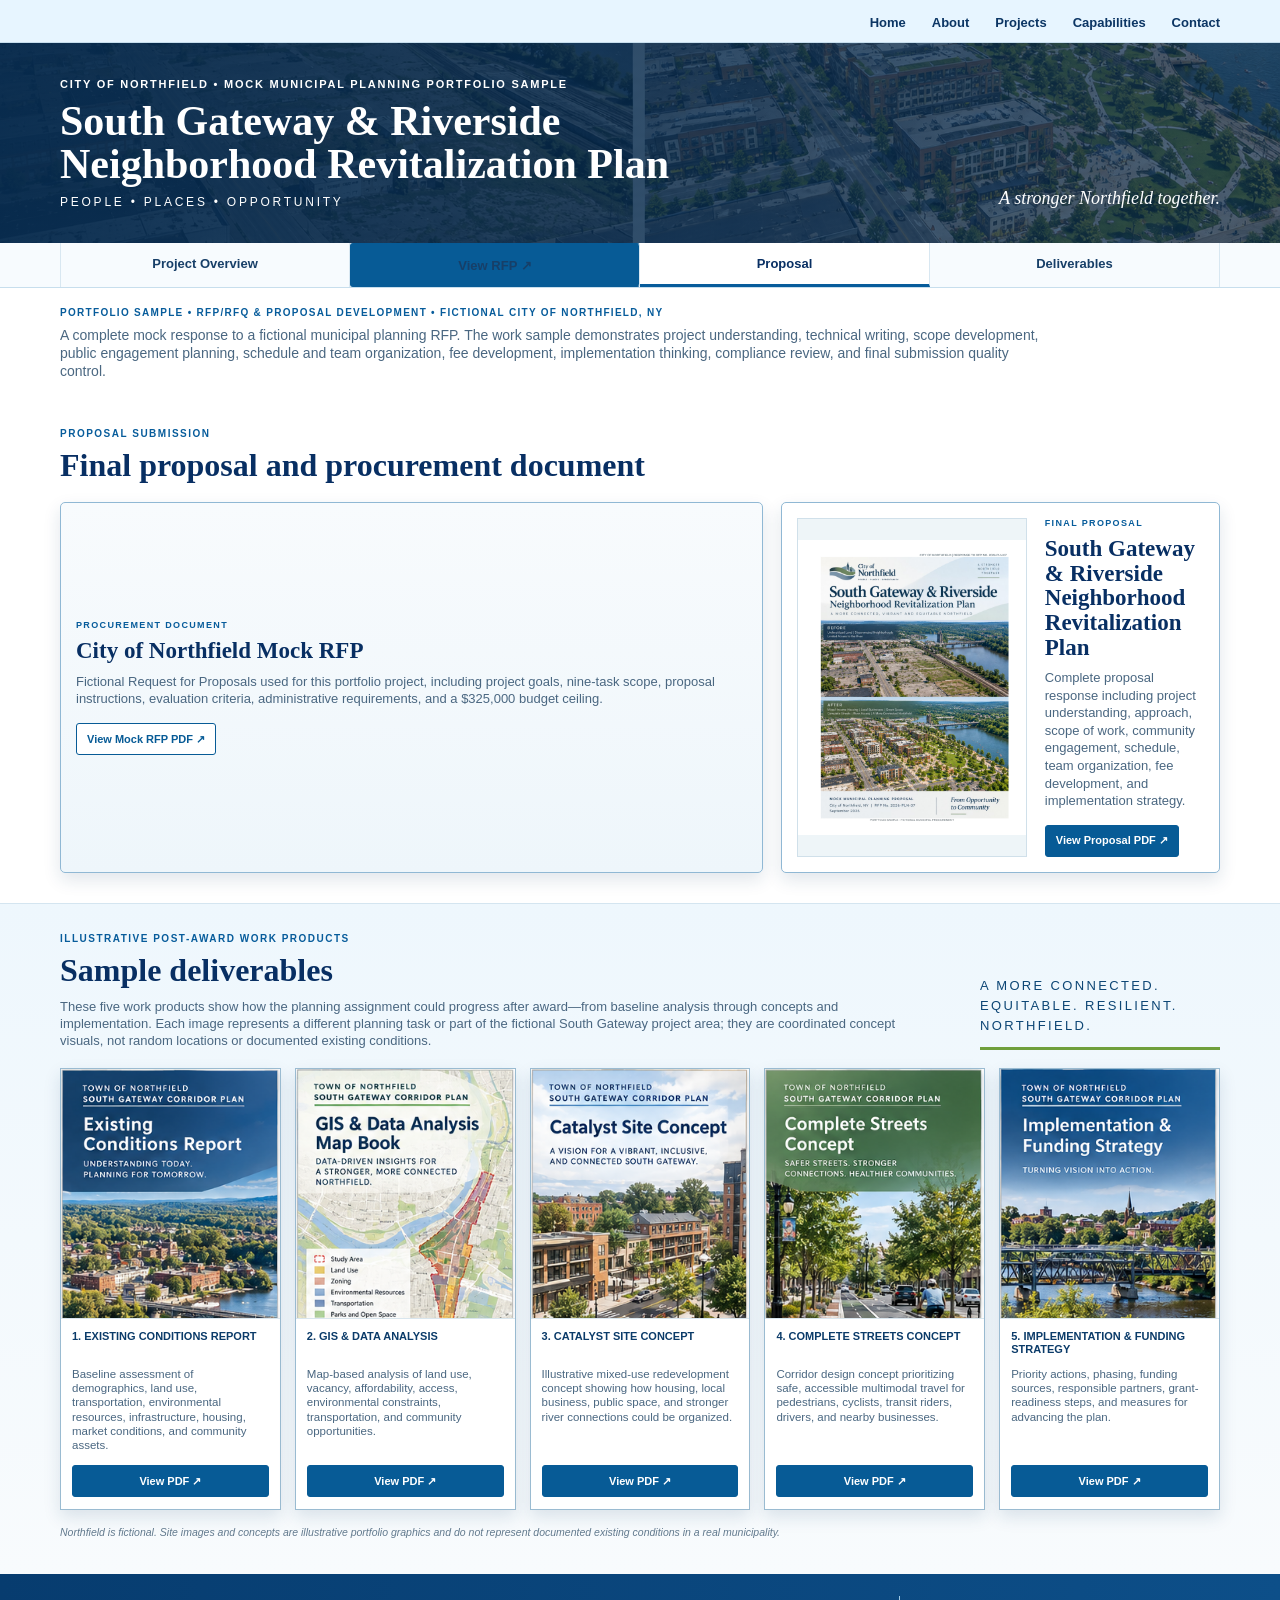
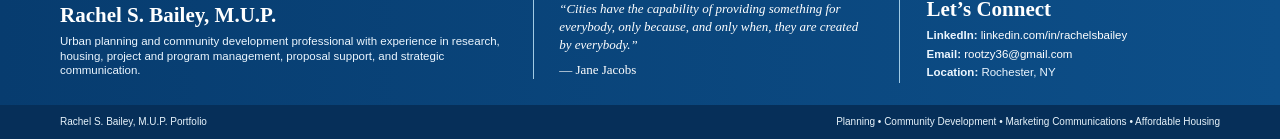
<file: municipal-proposal.html>
<!DOCTYPE html>

<html lang="en">
<head>
<meta charset="utf-8"/>
<meta content="width=device-width,initial-scale=1" name="viewport"/>
<title>South Gateway &amp; Riverside Mock Municipal Planning Proposal | Rachel S. Bailey</title>
<link href="styles.css" rel="stylesheet"/>
</head>
<body>
<header class="site-header">
<div class="container nav">
<nav class="nav-links">
<a href="index.html">Home</a>
<a href="index.html#about">About</a>
<a href="index.html#projects">Projects</a>
<a href="index.html#capabilities">Capabilities</a>
<a href="index.html#contact">Contact</a>
</nav>
</div>
</header>
<section class="proposal-banner">
<div class="container proposal-banner-inner">
<div>
<div class="proposal-kicker">CITY OF NORTHFIELD • MOCK MUNICIPAL PLANNING PORTFOLIO SAMPLE</div>
<h1>South Gateway &amp; Riverside<br/>Neighborhood Revitalization Plan</h1>
<p>People • Places • Opportunity</p>
</div>
<div class="proposal-banner-note">A stronger Northfield together.</div>
</div>
</section>
<nav aria-label="South Gateway project sections" class="proposal-tabs">
<div class="container proposal-tabs-inner">
<a href="#overview">Project Overview</a>
<a class="btn" href="documents/Northfield_RFP.pdf" target="_blank">View RFP ↗</a>
<a class="active" href="#proposal">Proposal</a>
<a href="#deliverables">Deliverables</a>
</div>
</nav>
<main>
<section class="proposal-overview" id="overview">
<div class="container">
<div class="proposal-meta">Portfolio Sample • RFP/RFQ &amp; Proposal Development • Fictional City of Northfield, NY</div>
<p>A complete mock response to a fictional municipal planning RFP. The work sample demonstrates project understanding, technical writing, scope development, public engagement planning, schedule and team organization, fee development, implementation thinking, compliance review, and final submission quality control.</p>
</div>
</section>
<section class="proposal-section" id="proposal">
<div class="container">
<div class="section-title-row">
<div>
<div class="smallcap">Proposal Submission</div>
<h2>Final proposal and procurement document</h2>
</div>
<p class="proposal-note"></p>
</div>
<div class="proposal-doc-grid"><article class="proposal-doc-card rfp-card">
<div class="rfp-cover-text">
<div class="document-type">Procurement Document</div>
<h3>City of Northfield Mock RFP</h3>
<p>Fictional Request for Proposals used for this portfolio project, including project goals, nine-task scope, proposal instructions, evaluation criteria, administrative requirements, and a $325,000 budget ceiling.</p>
<a class="btn outline" href="documents/City_of_Northfield_RFP_2026_PLN_07_FINAL_2026.pdf" target="_blank">View Mock RFP PDF ↗</a>
</div>
</article>
<article class="proposal-doc-card proposal-main-card">
<div class="proposal-cover-frame">
<img alt="Final South Gateway and Riverside Neighborhood Revitalization Plan proposal cover" src="assets/proposal_cover_final.png"/>
</div>
<div class="proposal-doc-copy">
<div class="document-type">Final Proposal</div>
<h3>South Gateway &amp; Riverside Neighborhood Revitalization Plan</h3>
<p>Complete proposal response including project understanding, approach, scope of work, community engagement, schedule, team organization, fee development, and implementation strategy.</p>
<a class="btn" href="documents/South_Gateway_Riverside_Proposal_FINAL_2026.pdf" target="_blank">View Proposal PDF ↗</a>
</div>
</article>

</div>
</div>
</section>
<section class="deliverables-section" id="deliverables">
<div class="container">
<div class="deliverables-heading">
<div>
<div class="smallcap">Illustrative Post-Award Work Products</div>
<h2>Sample deliverables</h2>
<p>These five work products show how the planning assignment could progress after award—from baseline analysis through concepts and implementation. Each image represents a different planning task or part of the fictional South Gateway project area; they are coordinated concept visuals, not random locations or documented existing conditions.</p>
</div>
<div class="deliverables-tagline">A more connected.<br/>Equitable. Resilient.<br/>Northfield.</div>
</div>
<div class="deliverables-grid">
<article class="deliverable-card">
<img alt="Existing Conditions Report cover" src="assets/existing_conditions_cover.png"/>
<div class="deliverable-body">
<div class="deliverable-number">1. Existing Conditions Report</div>
<p>Baseline assessment of demographics, land use, transportation, environmental resources, infrastructure, housing, market conditions, and community assets.</p>
<a class="btn" href="documents/Northfield_Existing_Conditions_Report.pdf" target="_blank">View PDF ↗</a>
</div>
</article>
<article class="deliverable-card">
<img alt="GIS and Data Analysis Map Book cover" src="assets/gis_data_cover.png"/>
<div class="deliverable-body">
<div class="deliverable-number">2. GIS &amp; Data Analysis</div>
<p>Map-based analysis of land use, vacancy, affordability, access, environmental constraints, transportation, and community opportunities.</p>
<a class="btn" href="documents/Northfield_GIS_Data_Analysis.pdf" target="_blank">View PDF ↗</a>
</div>
</article>
<article class="deliverable-card">
<img alt="Catalyst Site Concept cover" src="assets/catalyst_site_cover.png"/>
<div class="deliverable-body">
<div class="deliverable-number">3. Catalyst Site Concept</div>
<p>Illustrative mixed-use redevelopment concept showing how housing, local business, public space, and stronger river connections could be organized.</p>
<a class="btn" href="documents/Northfield_Catalyst_Site_Concept.pdf" target="_blank">View PDF ↗</a>
</div>
</article>
<article class="deliverable-card">
<img alt="Complete Streets Concept cover" src="assets/complete_streets_cover.png"/>
<div class="deliverable-body">
<div class="deliverable-number">4. Complete Streets Concept</div>
<p>Corridor design concept prioritizing safe, accessible multimodal travel for pedestrians, cyclists, transit riders, drivers, and nearby businesses.</p>
<a class="btn" href="documents/Northfield_Complete_Streets_Concept.pdf" target="_blank">View PDF ↗</a>
</div>
</article>
<article class="deliverable-card">
<img alt="Implementation and Funding Strategy cover" src="assets/implementation_funding_cover.png"/>
<div class="deliverable-body">
<div class="deliverable-number">5. Implementation &amp; Funding Strategy</div>
<p>Priority actions, phasing, funding sources, responsible partners, grant-readiness steps, and measures for advancing the plan.</p>
<a class="btn" href="documents/Northfield_Implementation_Funding_Strategy.pdf" target="_blank">View PDF ↗</a>
</div>
</article>
</div>
<p class="fictional-note">Northfield is fictional. Site images and concepts are illustrative portfolio graphics and do not represent documented existing conditions in a real municipality.</p>
</div>
</section>
</main>
<section class="footer-main" id="contact">
<div class="container footer-grid">
<div>
<h3>Rachel S. Bailey, M.U.P.</h3>
<p>Urban planning and community development professional with experience in research, housing, project and program management, proposal support, and strategic communication.</p>
</div>
<div class="footer-quote">“Cities have the capability of providing something for everybody, only because, and only when, they are created by everybody.”<cite>— Jane Jacobs</cite></div>
<div class="footer-contact">
<h3>Let’s Connect</h3>
<p><b>LinkedIn:</b> <a href="https://www.linkedin.com/in/rachelsbailey" target="_blank">linkedin.com/in/rachelsbailey</a></p>
<p><b>Email:</b> <a href="mailto:rootzy36@gmail.com">rootzy36@gmail.com</a></p>
<p><b>Location:</b> Rochester, NY</p>
</div>
</div>
</section>
<div class="footer-bottom">
<div class="container footer-bottom-inner">
<span>Rachel S. Bailey, M.U.P. Portfolio</span>
<span>Planning • Community Development • Marketing Communications • Affordable Housing</span>
</div>
</div>
</body>
</html>
</file>
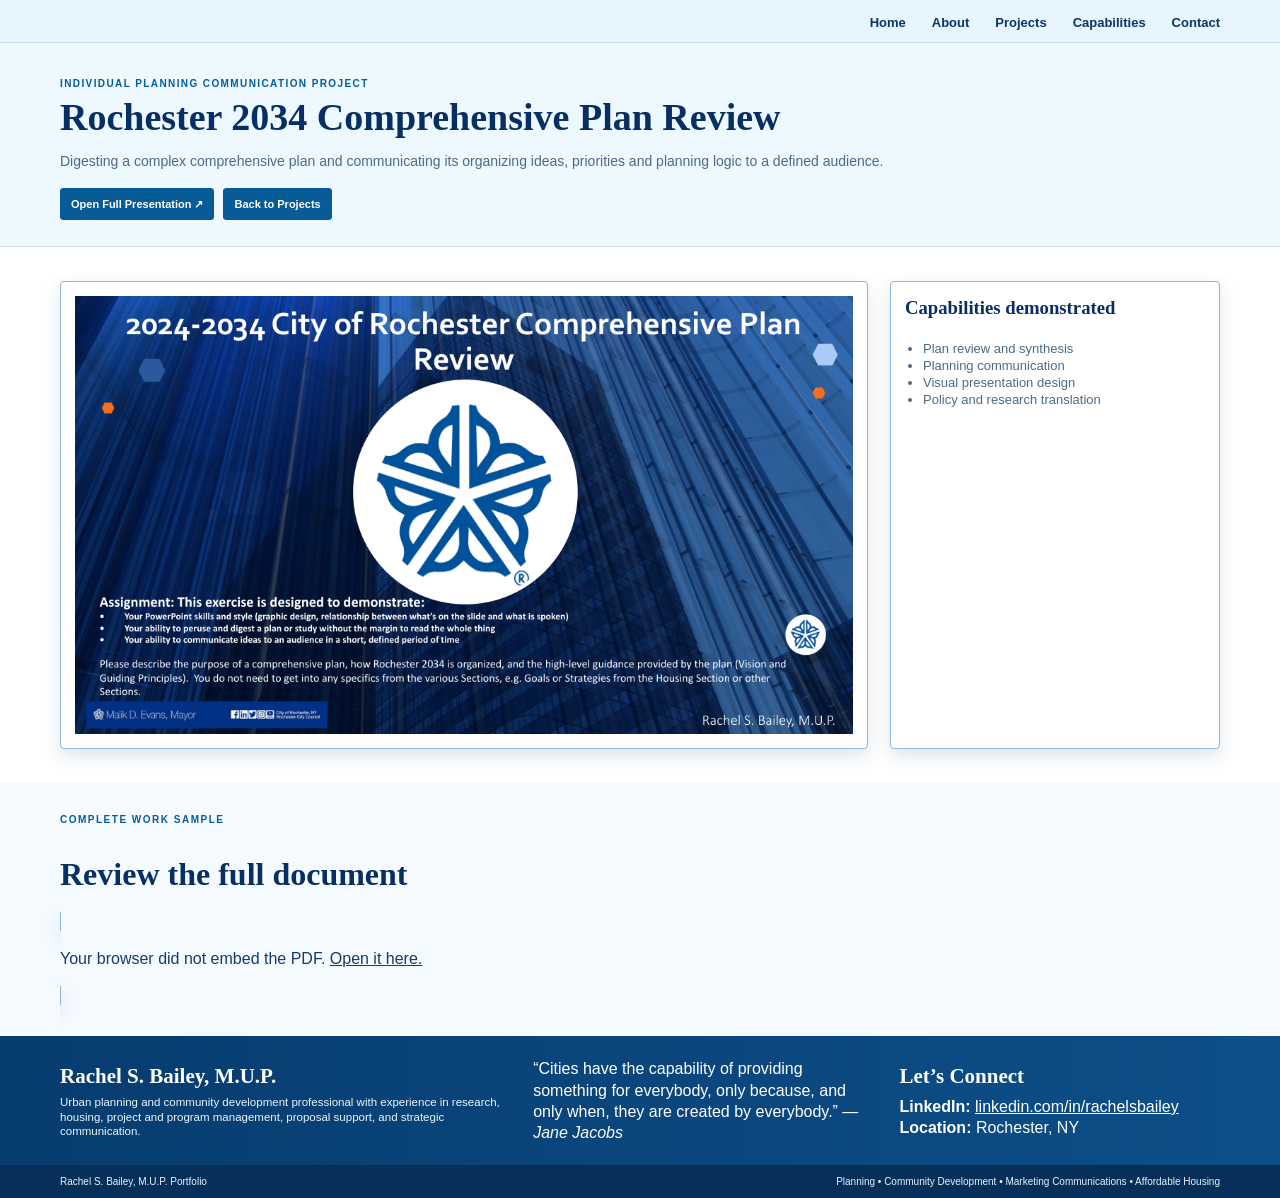
<file: rochester-2034.html>
<!doctype html><html lang="en"><head><meta charset="utf-8"><meta name="viewport" content="width=device-width,initial-scale=1">
<title>Rochester 2034 Comprehensive Plan Review | Rachel S. Bailey</title><link rel="stylesheet" href="styles.css"></head><body>

<header class="site-header">
 <div class="container nav">
  <nav class="nav-links">
   <a href="index.html">Home</a>
   <a href="index.html#about">About</a>
   <a href="index.html#projects">Projects</a>
   <a href="index.html#capabilities">Capabilities</a>
   <a href="index.html#contact">Contact</a>
  </nav>
 </div>
</header>

<section class="project-hero"><div class="container">
 <div class="meta">Individual Planning Communication Project</div><h1>Rochester 2034 Comprehensive Plan Review</h1><p>Digesting a complex comprehensive plan and communicating its organizing ideas, priorities and planning logic to a defined audience.</p>
 <div style="display:flex;gap:9px;flex-wrap:wrap;margin-top:18px">
  <a class="btn" href="documents/Rochester_2034_Comprehensive_Plan_Review.pdf" target="_blank">Open Full Presentation ↗</a><a class="btn secondary" href="index.html#projects">Back to Projects</a>
 </div>
</div></section>
<section class="project-detail"><div class="container project-layout">
 <div class="preview"><img src="assets/rochester_cover.png" alt="Rochester 2034 Comprehensive Plan Review cover"></div>
 <aside class="side"><h3>Capabilities demonstrated</h3><ul><li>Plan review and synthesis</li><li>Planning communication</li><li>Visual presentation design</li><li>Policy and research translation</li></ul></aside>
</div></section>
<section class="section" style="background:#f5faff"><div class="container">
 <div class="smallcap">Complete Work Sample</div><h2 style="font-size:32px;margin-bottom:16px">Review the full document</h2>
 <object class="pdf-frame" data="documents/Rochester_2034_Comprehensive_Plan_Review.pdf" type="application/pdf"><p>Your browser did not embed the PDF. <a href="documents/Rochester_2034_Comprehensive_Plan_Review.pdf" target="_blank">Open it here.</a></p></object>
</div></section>

<section class="footer-main" id="contact">
 <div class="container footer-grid">
  <div>
   <h3>Rachel S. Bailey, M.U.P.</h3>
   <p>Urban planning and community development professional with experience in research, housing, project and program management, proposal support, and strategic communication.</p>
  </div>
  <div class="jacobs">
   “Cities have the capability of providing something for everybody, only because, and only when, they are created by everybody.”
   <cite>— Jane Jacobs</cite>
  </div>
  <div class="contact-card">
   <h3>Let’s Connect</h3>
   <div class="contact-item"><b>LinkedIn:</b> <a href="https://www.linkedin.com/in/rachelsbailey" target="_blank">linkedin.com/in/rachelsbailey</a></div>
   <div class="contact-item"><b>Location:</b> Rochester, NY</div>
  </div>
 </div>
</section>
<div class="footer-bottom">
 <div class="container footer-bottom-inner">
  <span>Rachel S. Bailey, M.U.P. Portfolio</span>
  <span>Planning • Community Development • Marketing Communications • Affordable Housing</span>
 </div>
</div>
</body></html>
</file>
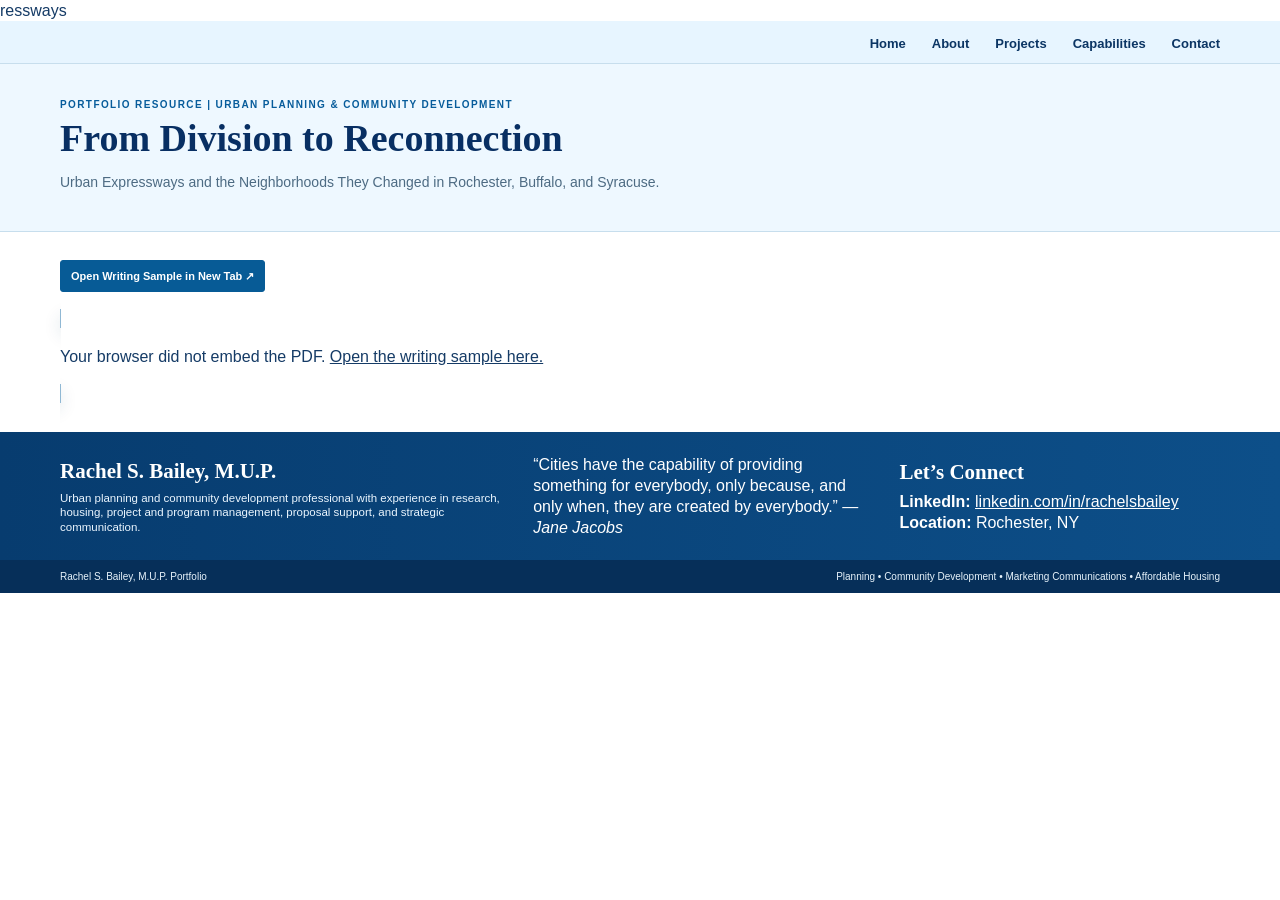
<file: writing-sample.html>
ressways<!doctype html><html><head><meta charset="utf-8"><meta name="viewport" content="width=device-width,initial-scale=1"><title>Writing Sample</title><link rel="stylesheet" href="styles.css"></head><body>
<header class="site-header">
 <div class="container nav">
  <nav class="nav-links">
   <a href="index.html">Home</a>
   <a href="index.html#about">About</a>
   <a href="index.html#projects">Projects</a>
   <a href="index.html#capabilities">Capabilities</a>
   <a href="index.html#contact">Contact</a>
  </nav>
 </div>
</header>
<section class="project-hero"><div class="container"><div class="meta">Portfolio Resource | Urban Planning &amp; Community Development</div><h1>From Division to Reconnection</h1><p>Urban Expressways and the Neighborhoods They Changed in Rochester, Buffalo, and Syracuse.</p></div></section><section class="section"><div class="container"><div style="margin-bottom:16px"><a class="btn" href="documents/Rachel_S_Bailey_Writing_Sample_Expressways_Reconnection.pdf" target="_blank">Open Writing Sample in New Tab ↗</a></div><object class="pdf-frame" data="documents/Rachel_S_Bailey_Writing_Sample_Expressways_Reconnection.pdf".pdf" type="application/pdf"><p>Your browser did not embed the PDF. <a href="documents/Rachel_S_Bailey_Writing_Sample_Expressways_Reconnection.pdf".pdf" target="_blank">Open the writing sample here.</a></p></object></div></section>
<section class="footer-main" id="contact">
 <div class="container footer-grid">
  <div>
   <h3>Rachel S. Bailey, M.U.P.</h3>
   <p>Urban planning and community development professional with experience in research, housing, project and program management, proposal support, and strategic communication.</p>
  </div>
  <div class="jacobs">
   “Cities have the capability of providing something for everybody, only because, and only when, they are created by everybody.”
   <cite>— Jane Jacobs</cite>
  </div>
  <div class="contact-card">
   <h3>Let’s Connect</h3>
   <div class="contact-item"><b>LinkedIn:</b> <a href="https://www.linkedin.com/in/rachelsbailey" target="_blank">linkedin.com/in/rachelsbailey</a></div>
   <div class="contact-item"><b>Location:</b> Rochester, NY</div>
  </div>
 </div>
</section>
<div class="footer-bottom">
 <div class="container footer-bottom-inner">
  <span>Rachel S. Bailey, M.U.P. Portfolio</span>
  <span>Planning • Community Development • Marketing Communications • Affordable Housing</span>
 </div>
</div>
</body></html>
</file>
<file: styles.css>
:root{--navy:#092f63;--blue:#075c9b;--ink:#153b66;--muted:#4a6781;--line:#91b7d3;--light:#e8f7ff;--pale:#f7fbfe}
*{box-sizing:border-box} html{scroll-behavior:smooth} body{margin:0;color:var(--ink);font-family:Arial,"Segoe UI",sans-serif;line-height:1.32;background:white} a{color:inherit}.container{width:min(1160px,92%);margin:auto}.section{padding:28px 0}.hero{position:relative;width:100%;aspect-ratio:1024/250;background:url("assets/hero_approved_final.png") center/cover no-repeat}.hero-nav{position:absolute;top:10px;right:6.5%;display:flex;gap:26px;z-index:3}.hero-nav a{font-size:14px;font-weight:700;color:#062b59;text-decoration:none;padding:6px 2px 5px;border-bottom:3px solid transparent;text-shadow:0 1px 1px rgba(255,255,255,.65)}.hero-nav a:hover,.hero-nav a.active{border-color:#0c5b97}.hero-work-link{position:absolute;left:6.7%;top:70%;width:15.5%;height:15%;text-indent:-9999px;overflow:hidden;z-index:4}
.eyebrow{text-transform:uppercase;letter-spacing:.17em;font-size:10px;font-weight:800;color:#0a5790;display:flex;align-items:center;gap:12px}.eyebrow span{display:inline-block;width:42px;height:3px;background:#78ad34}.about{background:white}.about-intro-grid{display:grid;grid-template-columns:.84fr 1.16fr;gap:54px;align-items:start}.about h2,.projects h2,.capabilities h2{font-family:Georgia,"Times New Roman",serif;color:var(--navy);font-weight:700}.about h2{font-size:34px;line-height:1.03;margin:7px 0 10px}.about blockquote{font-family:Georgia,"Times New Roman",serif;font-style:italic;color:#214d78;margin:14px 0 0 42px;font-size:15px;max-width:360px}.about blockquote cite{display:block;font-style:normal;margin-top:2px}.about-copy{padding-top:18px;font-size:15px}.about-copy p{margin:0}.about-cards{display:grid;grid-template-columns:repeat(3,1fr);gap:17px;margin-top:27px}.about-card{background:white;border:1.5px solid #90b8d4;box-shadow:0 8px 18px rgba(25,78,116,.18),0 2px 5px rgba(25,78,116,.09);border-radius:4px;padding:20px 18px;display:grid;grid-template-columns:62px 1fr;gap:12px;min-height:172px}.round-icon,.resource-icon,.cap-icon{border-radius:50%;display:grid;place-items:center}.round-icon{width:52px;height:52px;background:#dcefff;border:1px solid #8ac0e8;color:#073e82;font-size:27px;font-weight:800}.about-card h3{font-family:Georgia,"Times New Roman",serif;color:var(--navy);font-size:18px;line-height:1.15;margin:5px 0 10px}.about-card ul{margin:0;padding-left:18px;font-size:13px;line-height:1.35}
.projects{background-color:#f5fbff;background-image:linear-gradient(rgba(247,252,255,.84),rgba(247,252,255,.84)),url("assets/planning_map_overlay.svg");background-size:cover;background-position:center;padding:22px 0 26px}.section-heading-grid{display:grid;grid-template-columns:.85fr 1.15fr;gap:46px;align-items:end;margin-bottom:15px}.projects h2{font-size:48px;line-height:.95;margin:7px 0 0}.section-heading-grid p{margin:0 0 5px;font-size:13px}.project-grid{display:grid;grid-template-columns:repeat(3,minmax(0,1fr));gap:14px;align-items:stretch}.project-card{background:white;border:1.5px solid #92b5cd;box-shadow:0 7px 16px rgba(22,66,99,.15),0 2px 4px rgba(22,66,99,.08);border-radius:4px;overflow:hidden;display:flex;flex-direction:column;height:100%}.project-image{height:150px;flex:0 0 150px;background:#edf5f9;overflow:hidden}.project-image img{width:100%;height:100%;object-fit:cover;object-position:center;display:block}.project-body{padding:9px 11px 10px;display:flex;flex-direction:column;flex:1;min-height:210px}.project-label{font-size:9px;line-height:1;text-transform:uppercase;letter-spacing:.13em;color:#075c9b;font-weight:800;margin-bottom:5px}.project-body h3{font-family:Georgia,"Times New Roman",serif;color:#08366e;font-size:18px;line-height:1.03;margin:0 0 7px;min-height:38px}.project-body p{font-size:12.3px;line-height:1.17;margin:0;color:#355d7f;min-height:57px}.project-actions{display:grid;grid-template-columns:1fr 1.35fr;gap:9px;margin-top:auto;padding-top:10px}.btn{display:inline-flex;align-items:center;justify-content:center;min-height:32px;padding:6px 10px;background:#075b96;color:white;text-decoration:none;border:1px solid #075b96;border-radius:3px;font-size:11px;font-weight:700;text-align:center;white-space:nowrap}.btn.outline{background:white;color:#075b96}.btn:hover{filter:brightness(.93)}
.resources{background:white;border-top:1px solid #d9e8f3;border-bottom:1px solid #d9e8f3}.resource-grid{display:grid;grid-template-columns:repeat(3,1fr)}.resource-card{padding:18px 18px 17px;display:grid;grid-template-columns:58px 1fr;gap:12px;min-height:108px;border-right:1px solid #a7c6db}.resource-card:last-child{border-right:0}.resource-icon{width:52px;height:52px;background:#d9efff;border:1px solid #9acbec;color:#063d7e;font-size:25px;font-weight:800}.resource-card h3{font-family:Georgia,"Times New Roman",serif;color:var(--navy);font-size:18px;margin:1px 0 2px}.resource-card p{font-size:11.6px;line-height:1.18;color:#385f80;margin:0 0 3px}.resource-card a{font-family:Georgia,"Times New Roman",serif;color:#06366e;font-size:12px;font-weight:700}
.capabilities{background:linear-gradient(180deg,#e8f7ff,#d9effc);padding:18px 0 20px}.capabilities h2{font-size:31px;margin:4px 0 13px}.cap-grid{display:grid;grid-template-columns:repeat(5,1fr);gap:0}.cap{padding:3px 18px 2px;text-align:center;border-right:1px solid #8cb9d8}.cap:last-child{border-right:0}.cap-icon{width:52px;height:52px;margin:0 auto 7px;background:#d9efff;color:#073f80;font-size:25px;font-weight:800}.cap-icon.peach{background:#fde0d2}.cap-icon.green{background:#e2f0e6}.cap-icon.blue{background:#d7edff}.cap h3{font-family:Georgia,"Times New Roman",serif;color:#082f63;font-size:16px;line-height:1.02;margin:0 0 6px}.cap p{font-size:11.2px;line-height:1.18;color:#345c7c;margin:0}
.footer-main{background:linear-gradient(90deg,#073c6f,#0d4f89);color:white;padding:22px 0}.footer-grid{display:grid;grid-template-columns:1.25fr .95fr .9fr;gap:28px;align-items:center}.footer-profile{display:grid;grid-template-columns:72px 1fr;gap:16px;align-items:center}.monogram{width:68px;height:68px;border-radius:50%;display:grid;place-items:center;border:2px solid #8dc6e8;background:#0a3260;color:white;font-family:Georgia,"Times New Roman",serif;font-weight:700;font-size:20px}.footer-main h3{font-family:Georgia,"Times New Roman",serif;font-size:21px;margin:0 0 5px}.footer-main p{font-size:11.5px;line-height:1.25;margin:0;color:#ebf6ff}.footer-quote{border-left:1px solid #a1cbe5;padding-left:25px;margin:0;font-family:Georgia,"Times New Roman",serif;font-size:13px;font-style:italic;line-height:1.35}.footer-quote cite{display:block;font-style:normal;margin-top:8px}.footer-contact{border-left:1px solid #a1cbe5;padding-left:26px}.footer-contact p{margin:4px 0}.footer-contact a{color:white;text-decoration:none}.footer-bottom{background:#062f59;color:#e7f3fb;padding:10px 0}.footer-bottom-inner{display:flex;justify-content:space-between;align-items:center;gap:20px;font-size:10px}.footer-bottom nav{display:flex;gap:20px}.footer-bottom a{color:#e7f3fb;text-decoration:none}
/* Project/resource pages use same language */
.site-header{background:#e7f5ff;border-bottom:1px solid #c7deed}.site-header .nav{width:min(1160px,92%);margin:auto;display:flex;justify-content:flex-end}.site-header .nav-links{display:flex;gap:26px}.site-header a{display:block;padding:14px 0 11px;color:#0b3564;text-decoration:none;font-weight:700;font-size:13px}.project-hero{background:#eef8ff;border-bottom:1px solid #c7deed;padding:34px 0 26px}.project-hero .container,.project-detail .container,.project-detail+.section .container{width:min(1160px,92%);margin:auto}.project-hero .meta{text-transform:uppercase;letter-spacing:.14em;font-size:10px;font-weight:800;color:#075c9b}.project-hero h1{font-family:Georgia,"Times New Roman",serif;color:#082f63;font-size:38px;line-height:1.04;margin:8px 0 10px}.project-hero p{max-width:850px;color:#4d6b83;font-size:14px}.project-detail{padding:34px 0;background:white}.project-layout{display:grid;grid-template-columns:1fr 330px;gap:22px}.preview,.side{border:1.5px solid #90b8d4;box-shadow:0 7px 17px rgba(20,65,99,.14);padding:14px;border-radius:4px;background:white}.preview img{width:100%;max-height:620px;object-fit:contain;display:block}.side h3{font-family:Georgia,"Times New Roman",serif;color:#082f63;margin-top:0}.side ul{padding-left:18px;color:#4d6b83;font-size:13px}.pdf-frame{width:100%;height:78vh;border:1.5px solid #90b8d4;box-shadow:0 7px 17px rgba(20,65,99,.12);background:white}.placeholder{padding:38px;border:1.5px dashed #90b8d4;text-align:center}.project-detail+.section{background:#f7fbfe;padding:30px 0}.project-detail+.section h2{font-family:Georgia,"Times New Roman",serif;color:#082f63}
@media(max-width:900px){.hero-nav{right:3%;gap:14px}.about-intro-grid,.section-heading-grid,.footer-grid,.project-layout{grid-template-columns:1fr}.about-cards,.project-grid{grid-template-columns:repeat(2,1fr)}.cap-grid{grid-template-columns:repeat(2,1fr);gap:14px}.cap{border-right:0;border-bottom:1px solid #8cb9d8;padding-bottom:14px}.footer-contact,.footer-quote{border-left:0;padding-left:0}.resource-grid{grid-template-columns:1fr}.resource-card{border-right:0;border-bottom:1px solid #a7c6db}}
@media(max-width:620px){.hero{aspect-ratio:auto;height:300px;background-size:auto 100%;background-position:center}.hero-nav{background:rgba(235,247,255,.92);left:0;right:0;top:0;justify-content:center;gap:12px;padding:4px}.hero-nav a{font-size:11px}.hero-work-link{left:7%;top:70%;width:30%}.about-cards,.project-grid,.cap-grid{grid-template-columns:1fr}.about-intro-grid{gap:18px}.about blockquote{margin-left:0}.project-image{height:180px;flex-basis:180px}.project-body p,.project-body h3{min-height:auto}.footer-bottom-inner{flex-direction:column}.footer-bottom nav{flex-wrap:wrap;justify-content:center}}

/* Exact approved hero artwork; transparent hit targets preserve live navigation. */
.hero-nav a{color:transparent!important;text-shadow:none!important;border-bottom-color:transparent!important;min-width:52px}.hero-nav{top:3px;right:6.8%;gap:16px}

/* V17 - South Gateway proposal page */
.proposal-banner{background:linear-gradient(90deg,rgba(6,42,77,.96),rgba(6,42,77,.68)),url("assets/south_gateway_before_after.png") center 66%/cover no-repeat;color:white;padding:34px 0 32px}
.proposal-banner-inner{display:flex;justify-content:space-between;gap:30px;align-items:end}.proposal-kicker{font-size:11px;letter-spacing:.16em;font-weight:800}.proposal-banner h1{font-family:Georgia,"Times New Roman",serif;font-size:42px;line-height:1.02;margin:8px 0 10px}.proposal-banner p{letter-spacing:.23em;text-transform:uppercase;margin:0;font-size:12px}.proposal-banner-note{font-family:Georgia,"Times New Roman",serif;font-style:italic;font-size:18px;max-width:240px;text-align:right}
.proposal-tabs{background:#f7fbfe;border-bottom:1px solid #c7deed;box-shadow:0 2px 6px rgba(20,65,99,.06)}.proposal-tabs-inner{display:grid;grid-template-columns:repeat(4,1fr)}.proposal-tabs a{padding:12px 10px;text-align:center;text-decoration:none;font-size:13px;font-weight:700;color:#173f68;border-right:1px solid #d8e7f1}.proposal-tabs a:first-child{border-left:1px solid #d8e7f1}.proposal-tabs a.active{background:white;color:#082f63;border-bottom:3px solid #075c9b}
.proposal-overview{padding:18px 0;background:white}.proposal-overview p{max-width:990px;margin:6px 0 0;color:#4a6781;font-size:14px}.proposal-meta{font-size:10px;text-transform:uppercase;letter-spacing:.13em;font-weight:800;color:#075c9b}
.proposal-section{padding:28px 0 30px;background:white}.section-title-row{display:flex;justify-content:space-between;gap:24px;align-items:end;margin-bottom:16px}.section-title-row h2,.deliverables-heading h2{font-family:Georgia,"Times New Roman",serif;color:#082f63;margin:4px 0 0;font-size:32px}.smallcap{text-transform:uppercase;letter-spacing:.15em;font-size:10px;font-weight:800;color:#075c9b}.proposal-note{max-width:390px;margin:0;color:#4a6781;font-size:12px;text-align:right}.proposal-doc-grid{display:grid;grid-template-columns:1.6fr 1fr;gap:18px}.proposal-doc-card{border:1.5px solid #90b8d4;box-shadow:0 7px 17px rgba(20,65,99,.13);border-radius:5px;background:white;display:flex;gap:18px;padding:15px;min-height:320px}.proposal-cover-frame{width:230px;flex:0 0 230px;background:#eef5f8;border:1px solid #d0e0ea;display:flex;align-items:center;justify-content:center}.proposal-cover-frame img{width:100%;height:100%;object-fit:contain;display:block}.proposal-doc-copy,.rfp-cover-text{display:flex;flex-direction:column;justify-content:center}.document-type{text-transform:uppercase;letter-spacing:.15em;font-size:9px;font-weight:800;color:#075c9b;margin-bottom:7px}.proposal-doc-card h3{font-family:Georgia,"Times New Roman",serif;color:#082f63;font-size:23px;line-height:1.07;margin:0 0 9px}.proposal-doc-card p{font-size:13px;color:#4a6781;margin:0 0 15px;line-height:1.35}.proposal-doc-card .btn{align-self:flex-start}.rfp-card{background:linear-gradient(180deg,#f8fbfd,#eef6fb)}
.deliverables-section{padding:28px 0 34px;background:linear-gradient(180deg,#eef7fd,#f8fbfd);border-top:1px solid #d4e5f0}.deliverables-heading{display:grid;grid-template-columns:1fr 240px;gap:30px;align-items:end;margin-bottom:18px}.deliverables-heading p{margin:7px 0 0;color:#4a6781;font-size:13px;max-width:850px}.deliverables-tagline{text-transform:uppercase;letter-spacing:.18em;font-size:13px;color:#0d4675;line-height:1.55;border-bottom:3px solid #6f9f3c;padding-bottom:10px}.deliverables-grid{display:grid;grid-template-columns:repeat(5,minmax(0,1fr));gap:14px;align-items:stretch}.deliverable-card{background:white;border:1.5px solid #9abbd1;box-shadow:0 7px 16px rgba(20,65,99,.13);display:flex;flex-direction:column;min-width:0}.deliverable-card>img{width:100%;height:250px;object-fit:cover;object-position:top center;display:block;border-bottom:1px solid #d9e6ee}.deliverable-body{padding:11px 11px 12px;display:flex;flex-direction:column;flex:1}.deliverable-number{font-size:11px;font-weight:800;text-transform:uppercase;color:#0b3b69;line-height:1.2;min-height:30px}.deliverable-body p{font-size:11.5px;line-height:1.25;color:#4a6781;margin:7px 0 12px;flex:1}.deliverable-body .btn{width:100%}.fictional-note{font-size:10.5px;color:#61798d;margin:16px 0 0;font-style:italic}
@media(max-width:1000px){.deliverables-grid{grid-template-columns:repeat(2,1fr)}.proposal-doc-grid{grid-template-columns:1fr}.proposal-main-card{min-height:300px}.deliverables-heading{grid-template-columns:1fr}.deliverables-tagline{max-width:320px}.proposal-banner-inner{align-items:start}.proposal-banner-note{display:none}}
@media(max-width:650px){.proposal-tabs-inner{grid-template-columns:1fr 1fr}.proposal-doc-card{flex-direction:column}.proposal-cover-frame{width:100%;height:430px}.deliverables-grid{grid-template-columns:1fr}.deliverable-card>img{height:auto}.section-title-row{display:block}.proposal-note{text-align:left;margin-top:8px}.proposal-banner h1{font-size:32px}.proposal-banner{padding:26px 0}}

.project-image img[src$="lakehaven_cover.png"]{width:100%;height:100%;object-fit:cover;object-position:center top;display:block}

/* Affordable housing edition: replace baked-in planning banner with accessible live text */
.hero{aspect-ratio:auto;min-height:300px;background:linear-gradient(110deg,#092f63 0%,#0d5288 68%,#317da4 100%);display:flex;align-items:center}.hero-nav a{color:white;text-shadow:none}.hero-nav a.active,.hero-nav a:hover{border-color:#b3d67a}.hero-work-link{display:none}.housing-hero-content{width:min(1160px,88%);margin:65px auto 34px;color:white}.housing-kicker{letter-spacing:.18em;font-size:13px;font-weight:700;color:#d9f0ff}.housing-hero-content h1{font-family:Georgia,'Times New Roman',serif;font-size:clamp(28px,4.2vw,52px);line-height:1.1;max-width:900px;margin:15px 0}.housing-hero-content p{font-size:clamp(13px,1.7vw,19px);margin:0 0 22px}.housing-cta{display:inline-block;background:#e5f2ff;color:#092f63;text-decoration:none;padding:11px 19px;border-radius:4px;font-weight:700}.project-card .project-body h3{overflow-wrap:anywhere}@media(max-width:650px){.hero{min-height:360px}.hero-nav{top:8px;right:4%;left:4%;justify-content:center;gap:12px;flex-wrap:wrap}.hero-nav a{font-size:12px}.housing-hero-content{margin-top:95px}}

/* Beechwood + EMMA: show entire infographic without cropping; other cards unchanged. */
.project-card:has(.project-image img[src$="beechwood_emma_cover.png"]) .project-image{height:auto;flex:0 0 auto;overflow:visible;background:#edf5f9}
.project-card .project-image img[src$="beechwood_emma_cover.png"]{width:100%;height:auto;object-fit:contain;object-position:center;display:block}
</file>
